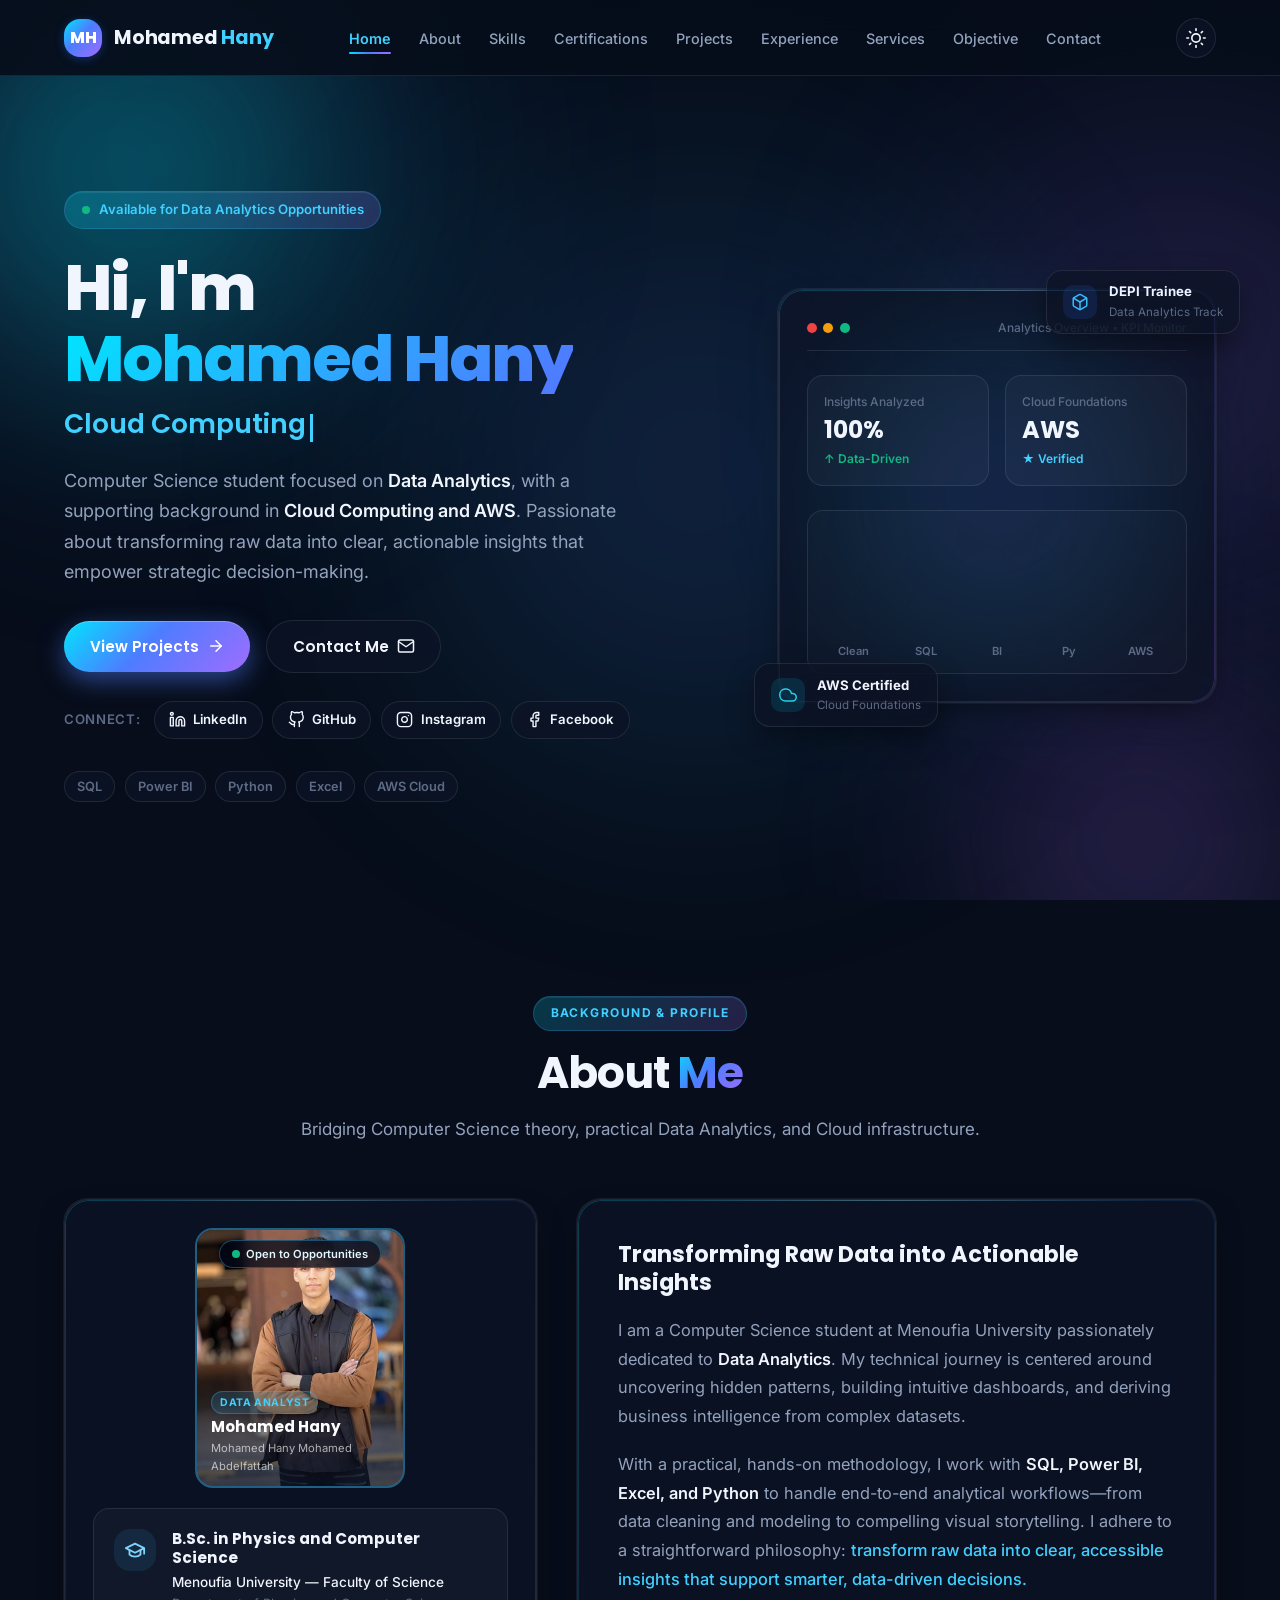
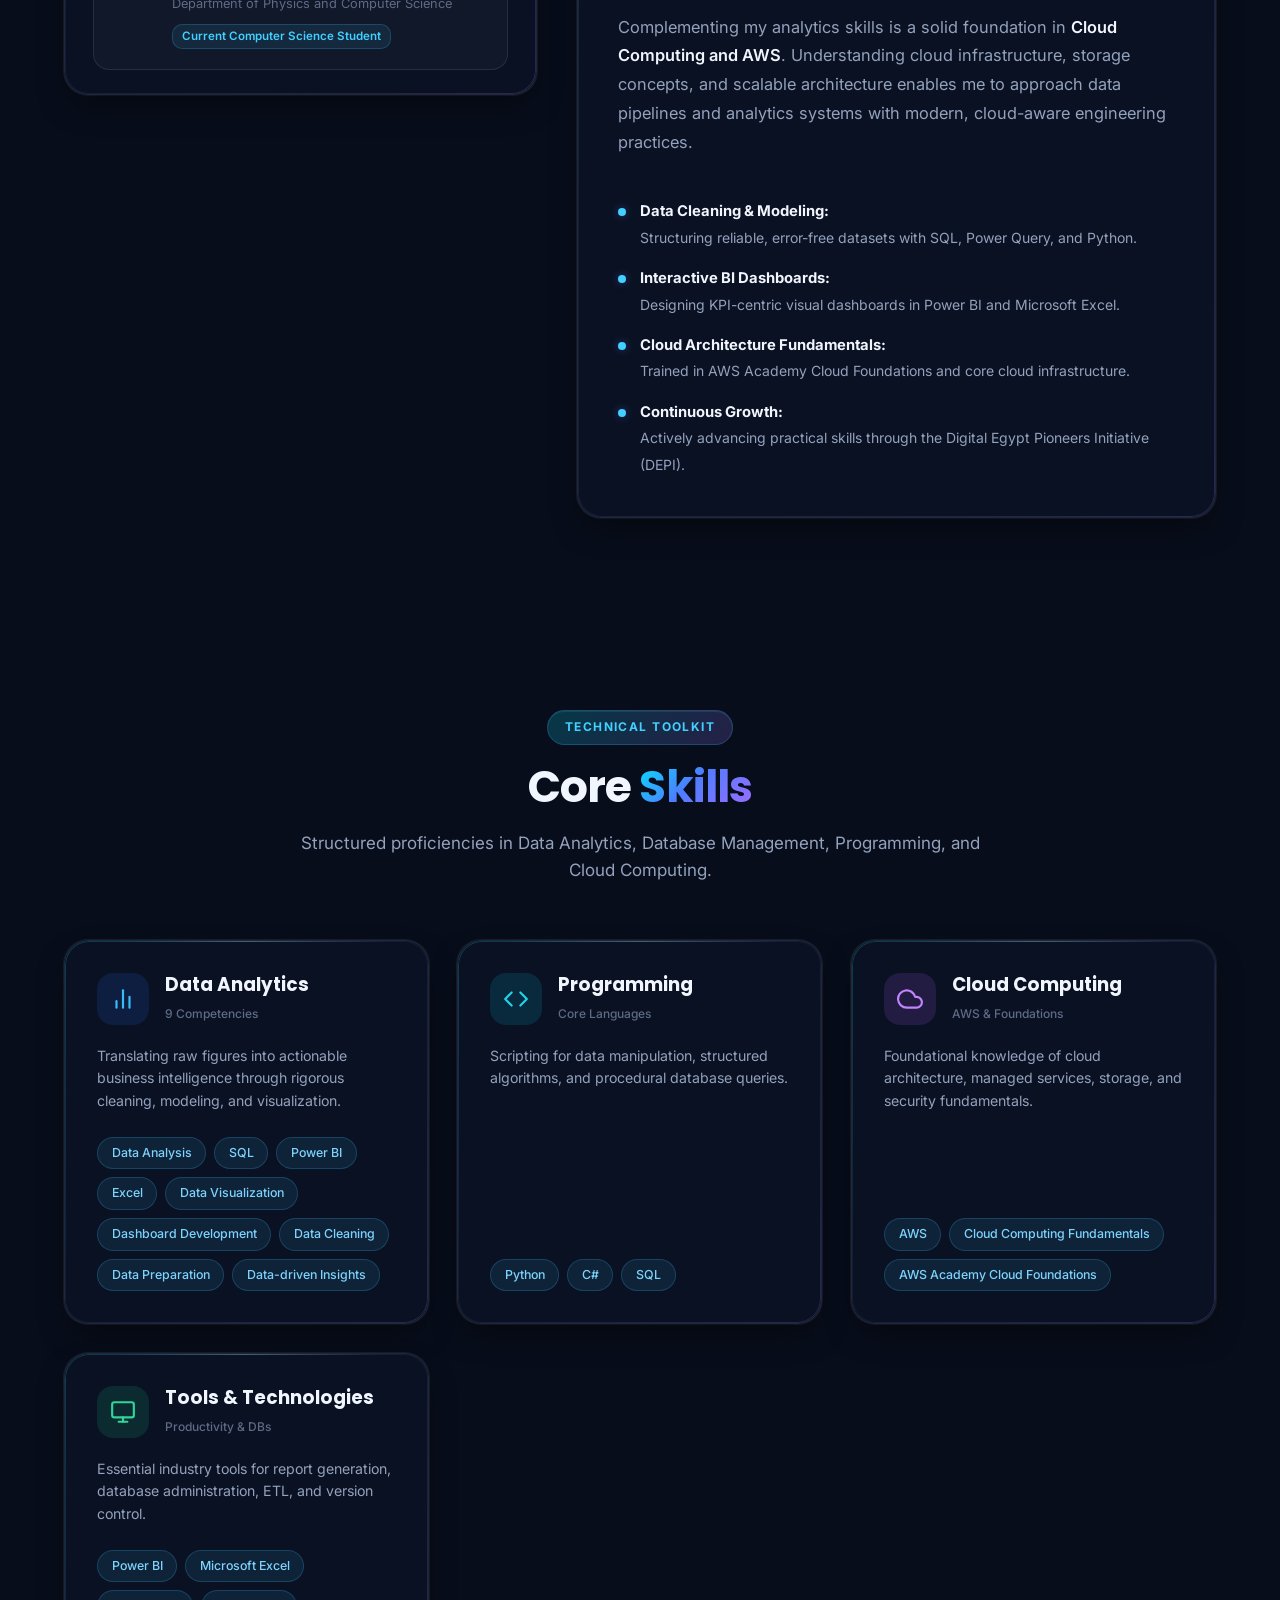
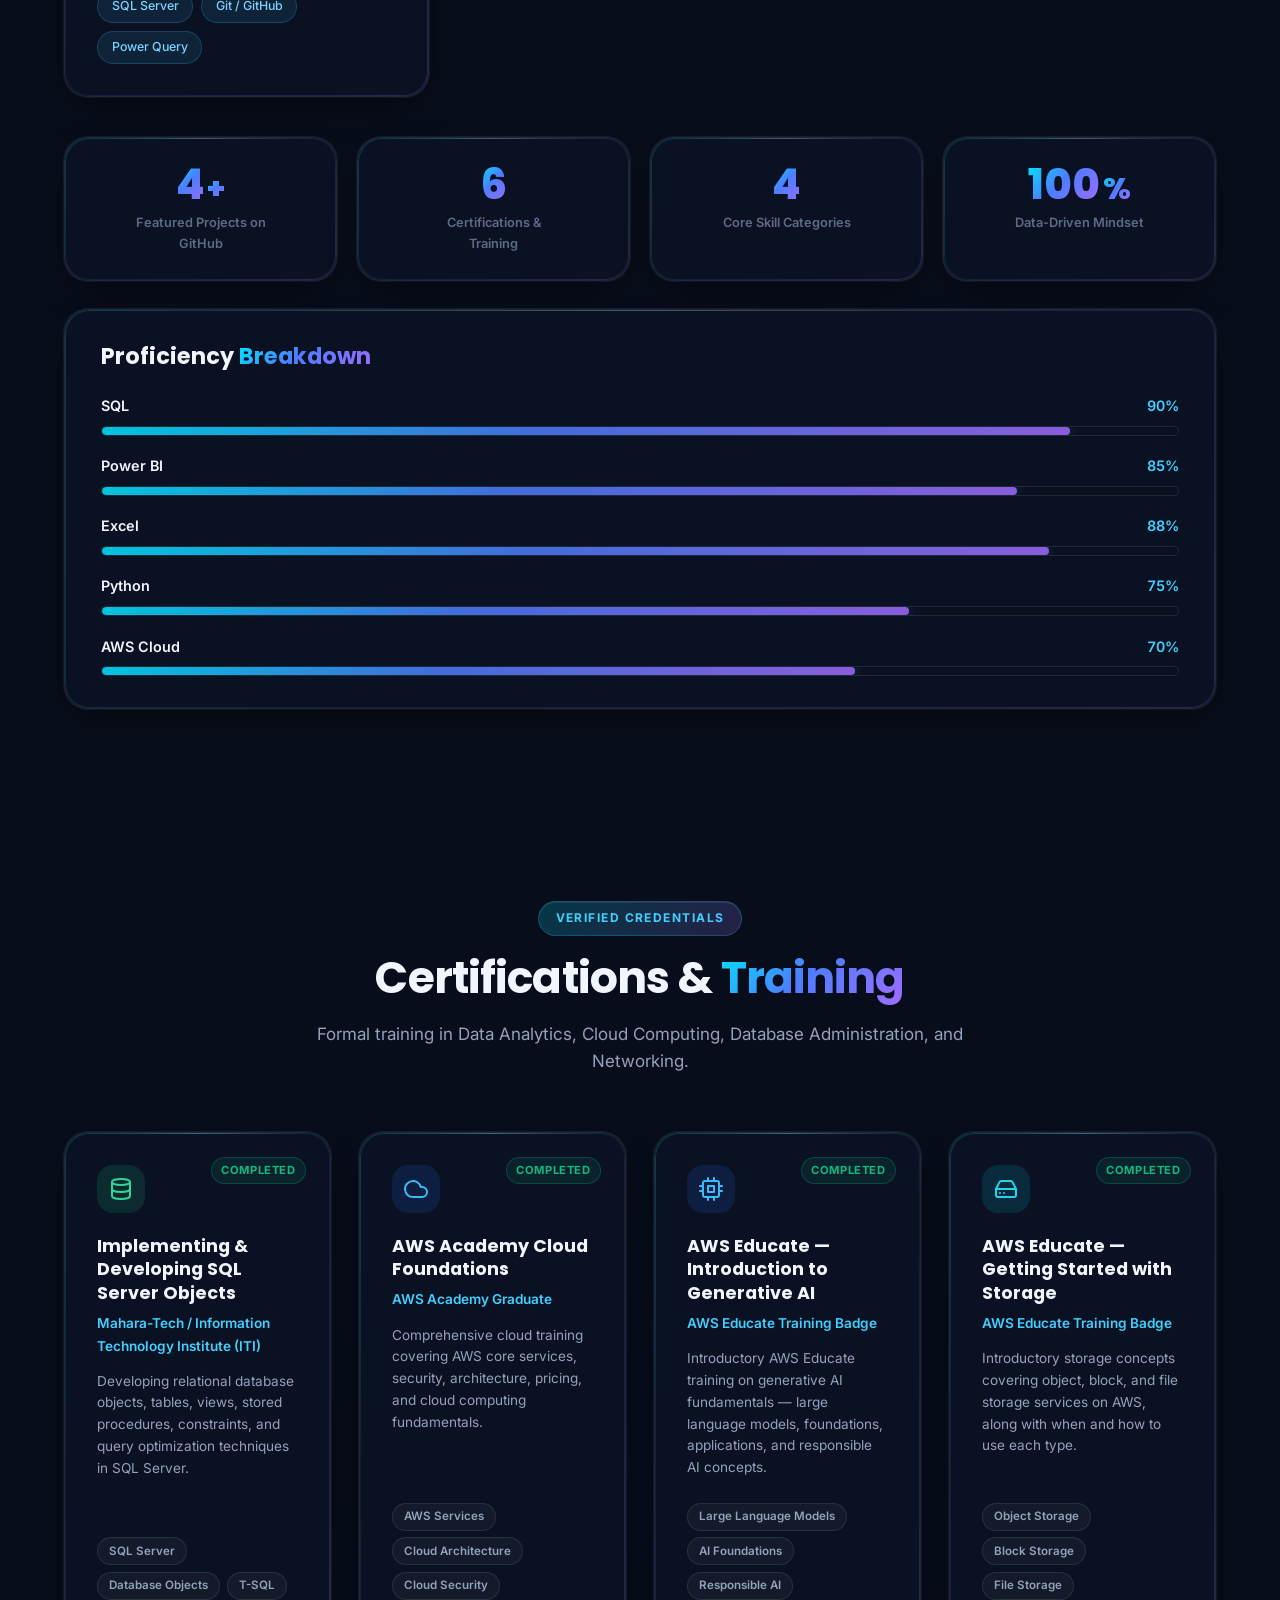
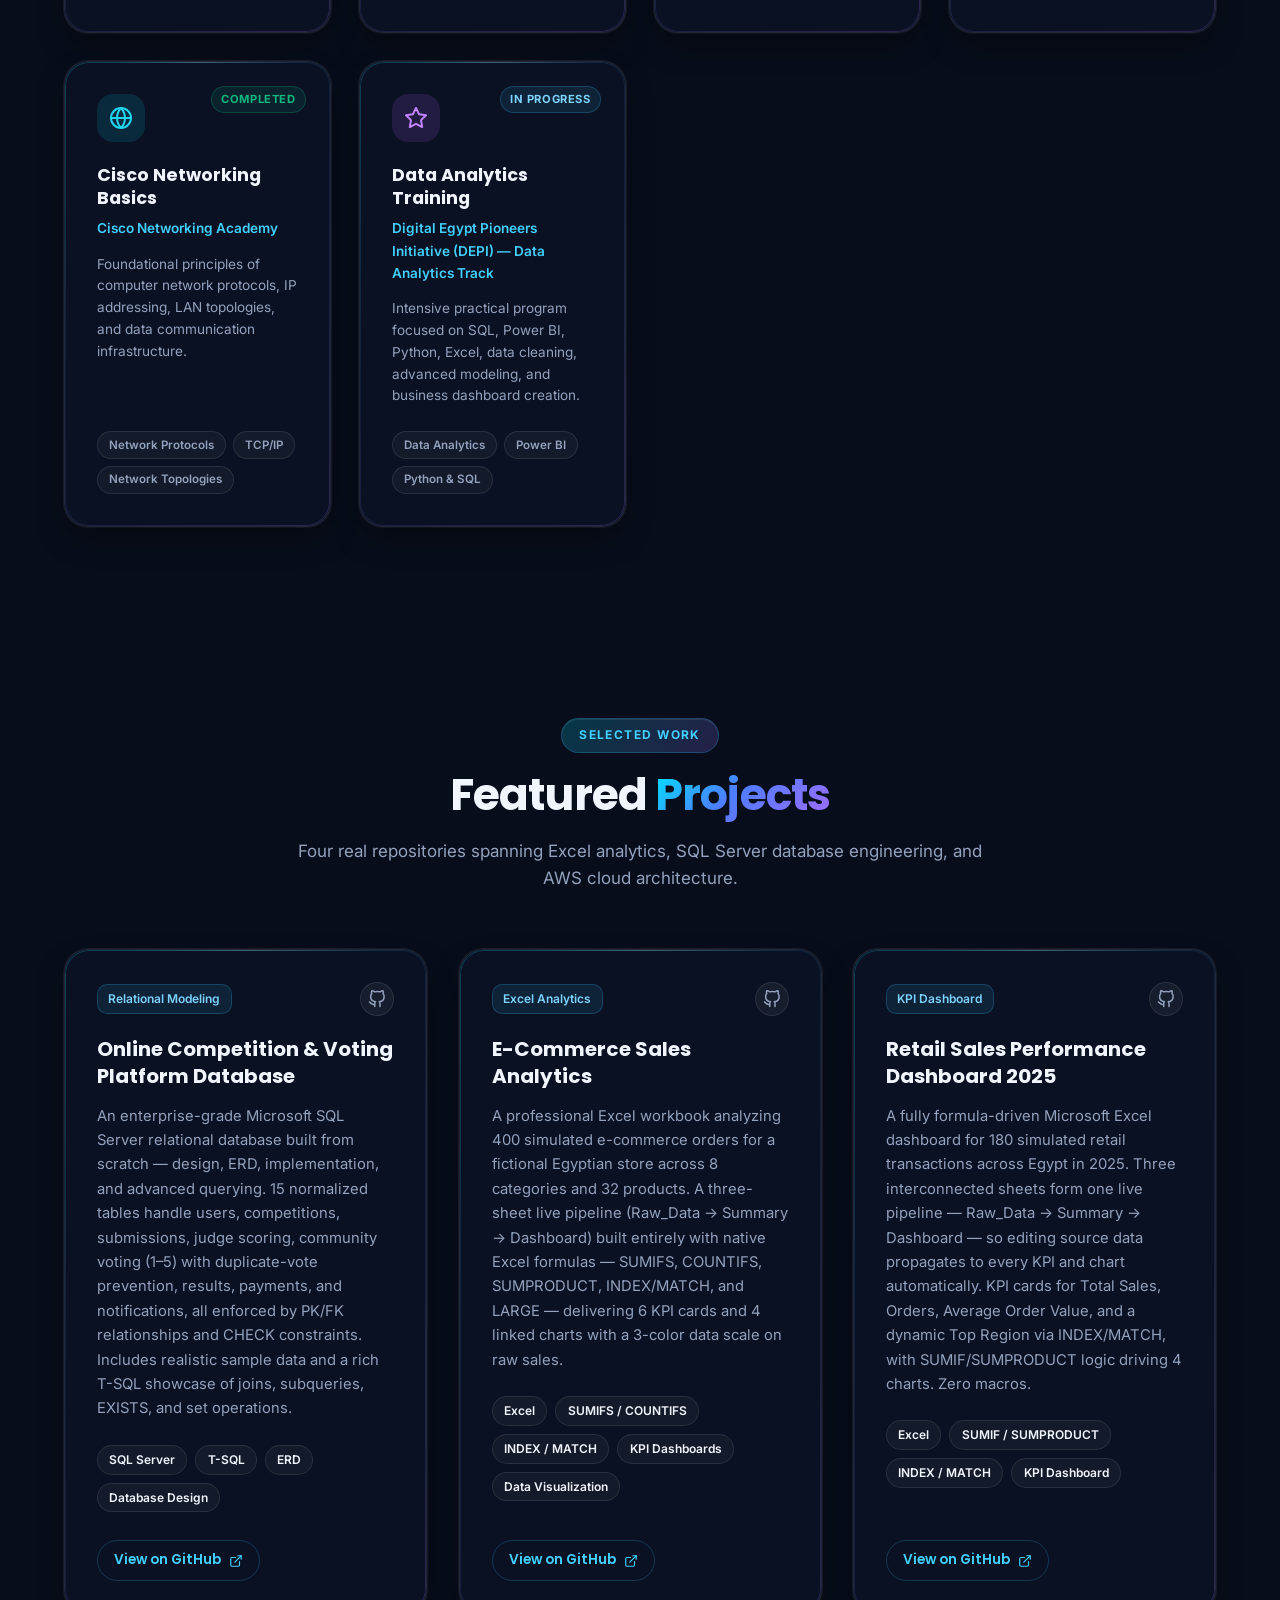
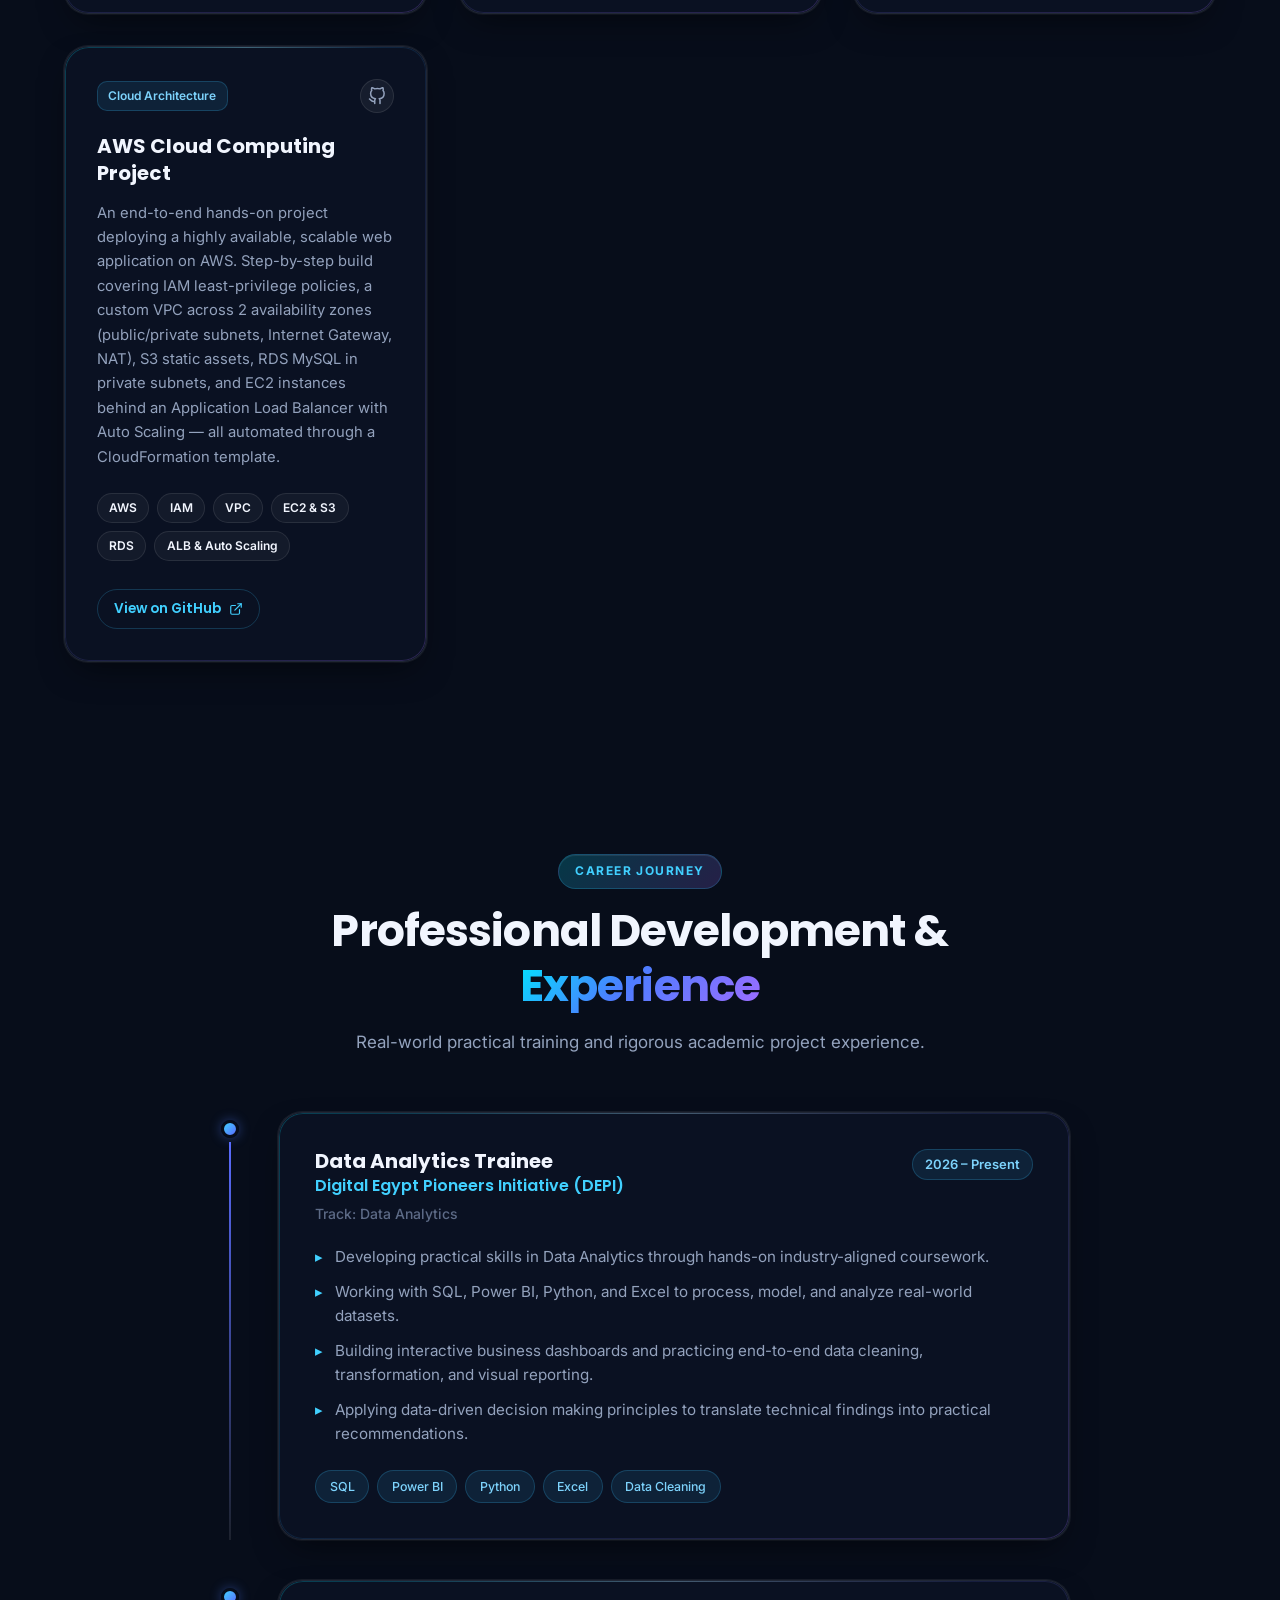
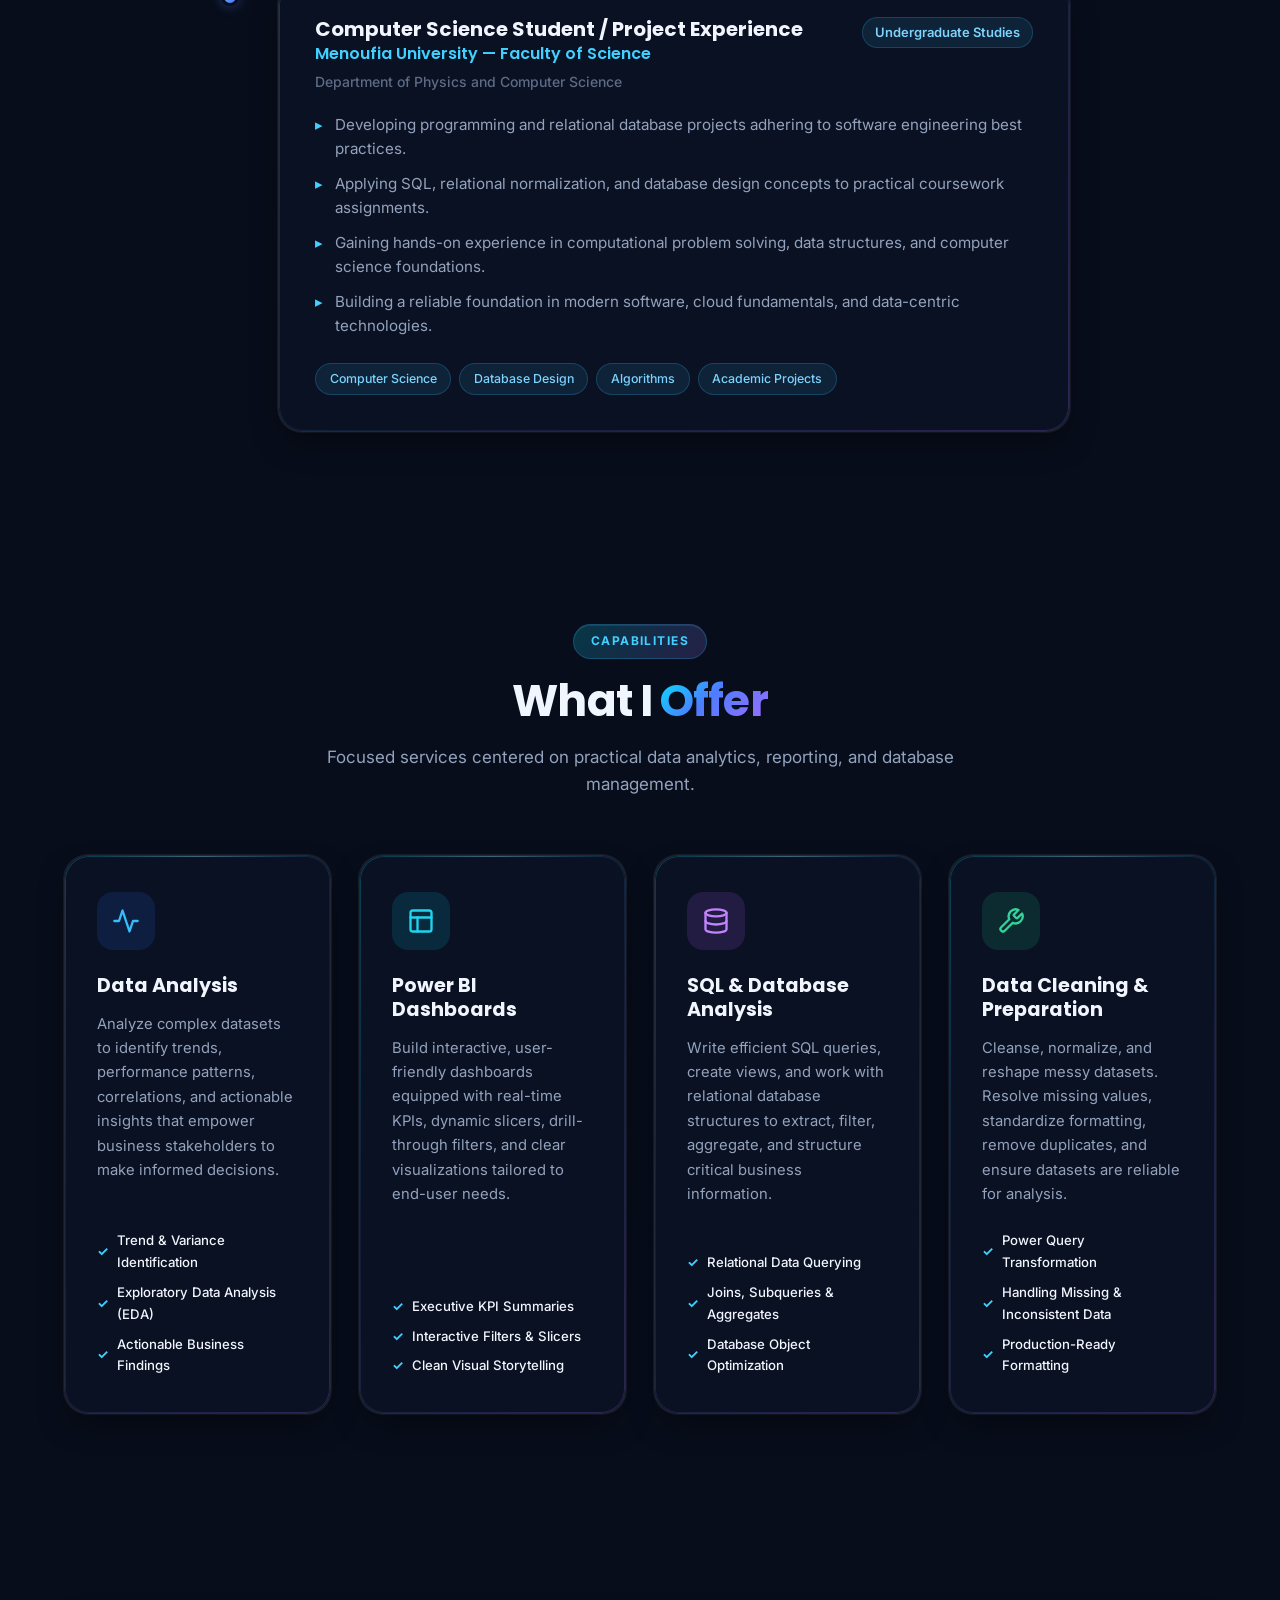
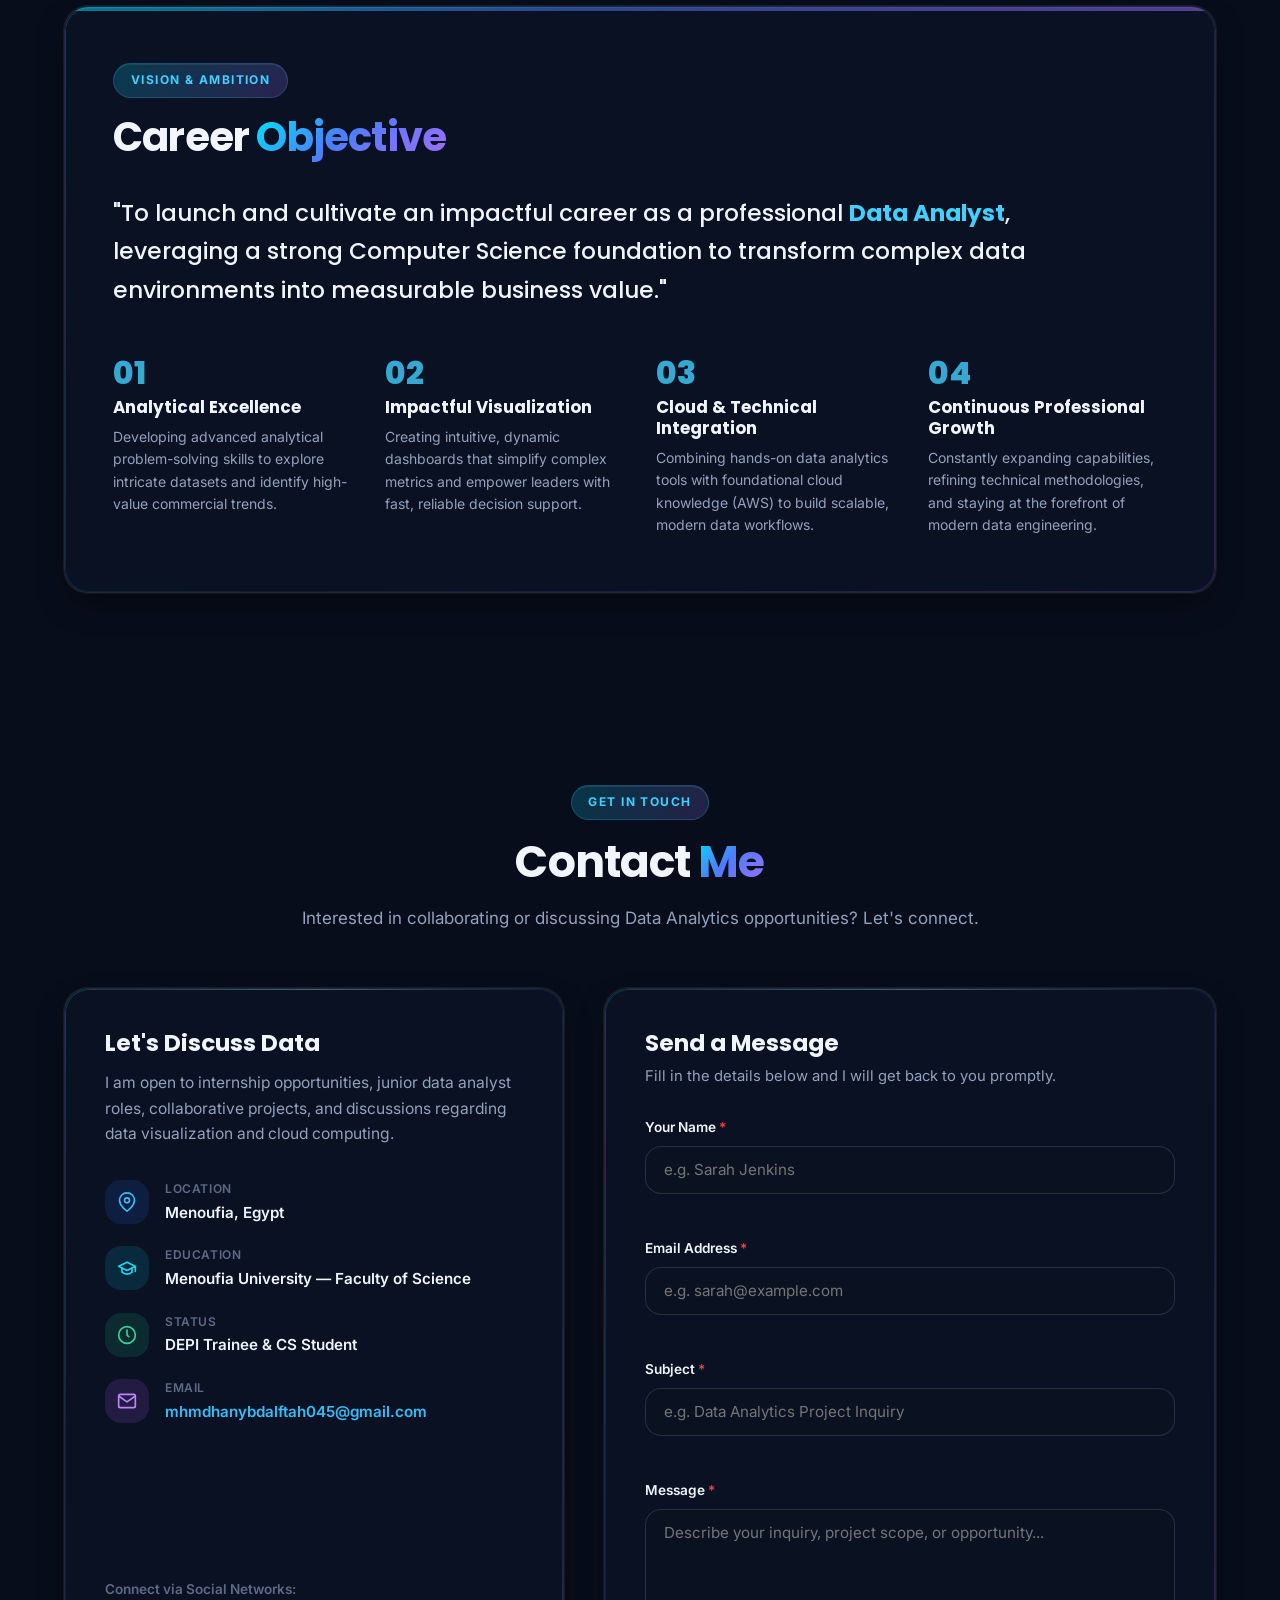
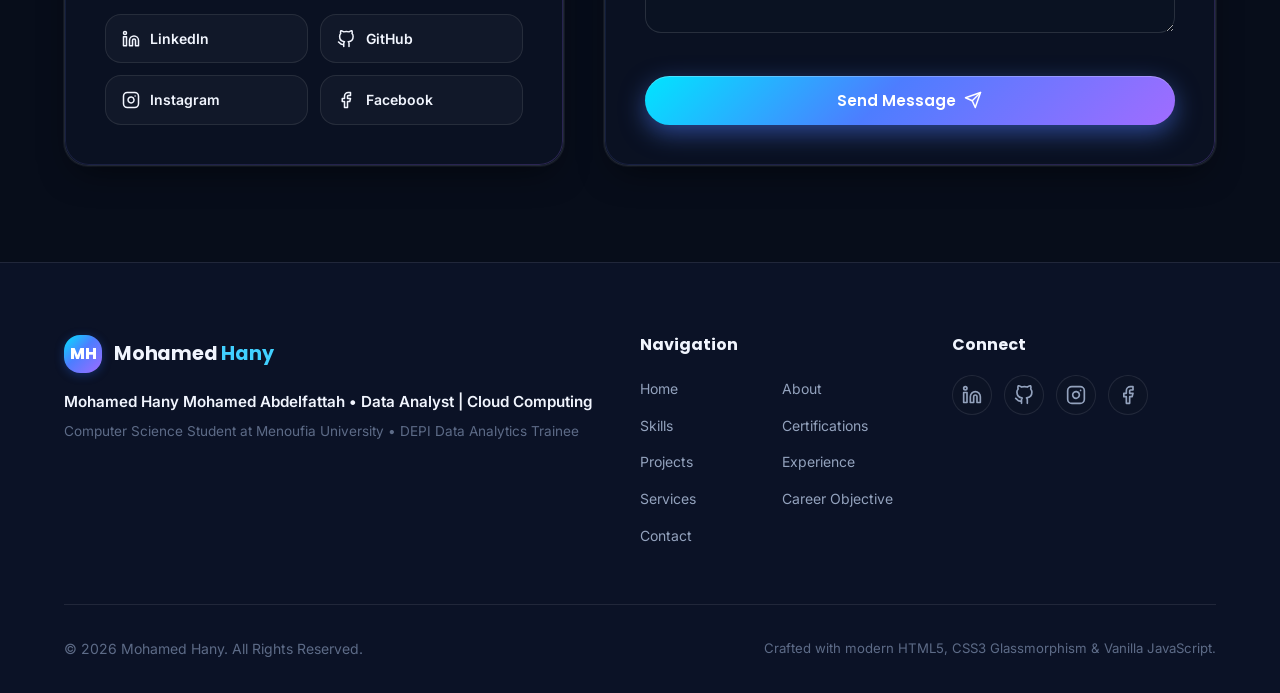
<file: index.html>
<!DOCTYPE html>
<html lang="en" data-theme="dark">
<head>
  <meta charset="UTF-8">
  <meta name="viewport" content="width=device-width, initial-scale=1.0">
  <meta name="description" content="Mohamed Hany - Data Analyst | Cloud Computing. Portfolio showcasing Data Analytics, SQL, Power BI, Python, Excel, and AWS Cloud foundations.">
  <meta name="keywords" content="Mohamed Hany, Data Analyst, Cloud Computing, AWS, Power BI, SQL, Python, Excel, Portfolio, Menoufia University, DEPI">
  <meta name="author" content="Mohamed Hany Mohamed Abdelfattah">
  <meta name="robots" content="index, follow">
  <meta name="theme-color" content="#0a0f1d">
  <title>Mohamed Hany | Data Analyst & Cloud Computing</title>

  <!-- Canonical & SEO -->
  <link rel="canonical" href="https://mohamed-hany-abdelfattah.github.io/portfolio/">

  <!-- Favicon -->
  <link rel="icon" type="image/svg+xml" href="img/favicon.svg">

  <!-- Open Graph / Social Sharing -->
  <meta property="og:type" content="website">
  <meta property="og:url" content="https://mohamed-hany-abdelfattah.github.io/portfolio/">
  <meta property="og:title" content="Mohamed Hany | Data Analyst & Cloud Computing">
  <meta property="og:description" content="Portfolio of Mohamed Hany — Data Analyst & Cloud Computing. Showcasing Data Analytics, SQL, Power BI, Python, Excel, and AWS Cloud foundations.">
  <meta property="og:image" content="https://mohamed-hany-abdelfattah.github.io/portfolio/img/profile.jpg">
  <meta property="og:image:alt" content="Mohamed Hany - Data Analyst | Cloud Computing">
  <meta property="og:site_name" content="Mohamed Hany Portfolio">
  <meta property="og:locale" content="en_US">

  <!-- Twitter Card -->
  <meta name="twitter:card" content="summary_large_image">
  <meta name="twitter:title" content="Mohamed Hany | Data Analyst & Cloud Computing">
  <meta name="twitter:description" content="Portfolio of Mohamed Hany — Data Analyst & Cloud Computing. Data Analytics, SQL, Power BI, Python, Excel, and AWS Cloud foundations.">
  <meta name="twitter:image" content="https://mohamed-hany-abdelfattah.github.io/portfolio/img/profile.jpg">
  
  <!-- Google Fonts: Inter & Poppins -->
  <link rel="preconnect" href="https://fonts.googleapis.com">
  <link rel="preconnect" href="https://fonts.gstatic.com" crossorigin>
  <link href="https://fonts.googleapis.com/css2?family=Inter:wght@300;400;500;600;700&family=Poppins:wght@400;500;600;700;800&display=swap" rel="stylesheet">
  
  <!-- Main Stylesheet -->
  <link rel="stylesheet" href="css/style.css">
</head>
<body>

  <!-- Background Ambient Glows -->
  <div class="ambient-glow glow-top-left" aria-hidden="true"></div>
  <div class="ambient-glow glow-top-right" aria-hidden="true"></div>
  <div class="ambient-glow glow-center" aria-hidden="true"></div>

  <!-- Header & Navigation -->
  <header class="site-header" id="siteHeader">
    <div class="container nav-container">
      <a href="#home" class="brand-logo" aria-label="Mohamed Hany Portfolio Home">
        <span class="logo-badge">MH</span>
        <span class="logo-text">Mohamed <span class="accent-text">Hany</span></span>
      </a>

      <!-- Desktop Navigation -->
      <nav class="desktop-nav" aria-label="Primary Navigation">
        <ul class="nav-list">
          <li><a href="#home" class="nav-link active">Home</a></li>
          <li><a href="#about" class="nav-link">About</a></li>
          <li><a href="#skills" class="nav-link">Skills</a></li>
          <li><a href="#certifications" class="nav-link">Certifications</a></li>
          <li><a href="#projects" class="nav-link">Projects</a></li>
          <li><a href="#experience" class="nav-link">Experience</a></li>
          <li><a href="#services" class="nav-link">Services</a></li>
          <li><a href="#objective" class="nav-link">Objective</a></li>
          <li><a href="#contact" class="nav-link">Contact</a></li>
        </ul>
      </nav>

      <!-- Theme Toggle & Mobile Trigger -->
      <div class="nav-actions">
        <button id="themeToggle" class="theme-toggle-btn" aria-label="Toggle dark and light theme" title="Toggle Theme">
          <!-- Sun Icon (shown in dark mode to switch to light) -->
          <svg class="theme-icon sun-icon" xmlns="http://www.w3.org/2000/svg" width="20" height="20" viewBox="0 0 24 24" fill="none" stroke="currentColor" stroke-width="2" stroke-linecap="round" stroke-linejoin="round" aria-hidden="true">
            <circle cx="12" cy="12" r="5"></circle>
            <line x1="12" y1="1" x2="12" y2="3"></line>
            <line x1="12" y1="21" x2="12" y2="23"></line>
            <line x1="4.22" y1="4.22" x2="5.64" y2="5.64"></line>
            <line x1="18.36" y1="18.36" x2="19.78" y2="19.78"></line>
            <line x1="1" y1="12" x2="3" y2="12"></line>
            <line x1="21" y1="12" x2="23" y2="12"></line>
            <line x1="4.22" y1="19.78" x2="5.64" y2="18.36"></line>
            <line x1="18.36" y1="5.64" x2="19.78" y2="4.22"></line>
          </svg>
          <!-- Moon Icon (shown in light mode to switch to dark) -->
          <svg class="theme-icon moon-icon" xmlns="http://www.w3.org/2000/svg" width="20" height="20" viewBox="0 0 24 24" fill="none" stroke="currentColor" stroke-width="2" stroke-linecap="round" stroke-linejoin="round" aria-hidden="true">
            <path d="M21 12.79A9 9 0 1 1 11.21 3 7 7 0 0 0 21 12.79z"></path>
          </svg>
        </button>

        <button id="mobileMenuBtn" class="mobile-menu-btn" aria-label="Toggle navigation menu" aria-expanded="false" aria-controls="mobileDrawer">
          <span class="hamburger-bar"></span>
          <span class="hamburger-bar"></span>
          <span class="hamburger-bar"></span>
        </button>
      </div>
    </div>

    <!-- Mobile Navigation Drawer -->
    <div id="mobileDrawer" class="mobile-drawer" aria-hidden="true">
      <nav class="mobile-nav" aria-label="Mobile Navigation">
        <ul class="mobile-nav-list">
          <li><a href="#home" class="mobile-nav-link">Home</a></li>
          <li><a href="#about" class="mobile-nav-link">About</a></li>
          <li><a href="#skills" class="mobile-nav-link">Skills</a></li>
          <li><a href="#certifications" class="mobile-nav-link">Certifications</a></li>
          <li><a href="#projects" class="mobile-nav-link">Projects</a></li>
          <li><a href="#experience" class="mobile-nav-link">Experience</a></li>
          <li><a href="#services" class="mobile-nav-link">Services</a></li>
          <li><a href="#objective" class="mobile-nav-link">Objective</a></li>
          <li><a href="#contact" class="mobile-nav-link">Contact</a></li>
        </ul>
      </nav>
    </div>
  </header>

  <main id="mainContent">
    <!-- HERO SECTION -->
    <section id="home" class="hero-section">
      <div class="hero-aurora" aria-hidden="true"></div>
      <div class="container hero-container">
        <div class="hero-content reveal">
          <div class="hero-badge">
            <span class="pulse-dot" aria-hidden="true"></span>
            <span>Available for Data Analytics Opportunities</span>
          </div>
          
          <h1 class="hero-title">
            Hi, I'm <span class="gradient-text">Mohamed Hany</span>
          </h1>
          
          <p class="hero-role"><span class="typed-role" id="typedRole"></span></p>
          
          <p class="hero-description">
            Computer Science student focused on <strong>Data Analytics</strong>, with a supporting background in <strong>Cloud Computing and AWS</strong>. Passionate about transforming raw data into clear, actionable insights that empower strategic decision-making.
          </p>

          <div class="hero-cta-group">
            <a href="#projects" class="btn btn-primary">
              <span>View Projects</span>
              <svg xmlns="http://www.w3.org/2000/svg" width="18" height="18" viewBox="0 0 24 24" fill="none" stroke="currentColor" stroke-width="2" stroke-linecap="round" stroke-linejoin="round" aria-hidden="true">
                <line x1="5" y1="12" x2="19" y2="12"></line>
                <polyline points="12 5 19 12 12 19"></polyline>
              </svg>
            </a>
            <a href="#contact" class="btn btn-secondary">
              <span>Contact Me</span>
              <svg xmlns="http://www.w3.org/2000/svg" width="18" height="18" viewBox="0 0 24 24" fill="none" stroke="currentColor" stroke-width="2" stroke-linecap="round" stroke-linejoin="round" aria-hidden="true">
                <path d="M4 4h16c1.1 0 2 .9 2 2v12c0 1.1-.9 2-2 2H4c-1.1 0-2-.9-2-2V6c0-1.1.9-2 2-2z"></path>
                <polyline points="22,6 12,13 2,6"></polyline>
              </svg>
            </a>
          </div>

          <div class="hero-social-bar">
            <span class="hero-social-title">Connect:</span>
            <div class="hero-social-links">
              <a href="https://www.linkedin.com/in/mohamed-hany-abdelfattah" target="_blank" rel="noopener noreferrer" class="hero-social-btn" aria-label="LinkedIn Profile" title="LinkedIn">
                <svg xmlns="http://www.w3.org/2000/svg" width="17" height="17" viewBox="0 0 24 24" fill="none" stroke="currentColor" stroke-width="2" stroke-linecap="round" stroke-linejoin="round" aria-hidden="true">
                  <path d="M16 8a6 6 0 0 1 6 6v7h-4v-7a2 2 0 0 0-2-2 2 2 0 0 0-2 2v7h-4v-7a6 6 0 0 1 6-6z"></path>
                  <rect x="2" y="9" width="4" height="12"></rect>
                  <circle cx="4" cy="4" r="2"></circle>
                </svg>
                <span>LinkedIn</span>
              </a>
              <a href="https://github.com/Mohamed-Hany-Abdelfattah" target="_blank" rel="noopener noreferrer" class="hero-social-btn" aria-label="GitHub Profile" title="GitHub">
                <svg xmlns="http://www.w3.org/2000/svg" width="17" height="17" viewBox="0 0 24 24" fill="none" stroke="currentColor" stroke-width="2" stroke-linecap="round" stroke-linejoin="round" aria-hidden="true">
                  <path d="M9 19c-5 1.5-5-2.5-7-3m14 6v-3.87a3.37 3.37 0 0 0-.94-2.61c3.14-.35 6.44-1.54 6.44-7A5.44 5.44 0 0 0 20 4.77 5.07 5.07 0 0 0 19.91 1S18.73.65 16 2.48a13.38 13.38 0 0 0-7 0C6.27.65 5.09 1 5.09 1A5.07 5.07 0 0 0 5 4.77a5.44 5.44 0 0 0-1.5 3.78c0 5.42 3.3 6.61 6.44 7A3.37 3.37 0 0 0 9 18.13V22"></path>
                </svg>
                <span>GitHub</span>
              </a>
              <a href="https://www.instagram.com/mohamed_hany1205" target="_blank" rel="noopener noreferrer" class="hero-social-btn" aria-label="Instagram Profile" title="Instagram">
                <svg xmlns="http://www.w3.org/2000/svg" width="17" height="17" viewBox="0 0 24 24" fill="none" stroke="currentColor" stroke-width="2" stroke-linecap="round" stroke-linejoin="round" aria-hidden="true">
                  <rect x="2" y="2" width="20" height="20" rx="5" ry="5"></rect>
                  <path d="M16 11.37A4 4 0 1 1 12.63 8 4 4 0 0 1 16 11.37z"></path>
                  <line x1="17.5" y1="6.5" x2="17.51" y2="6.5"></line>
                </svg>
                <span>Instagram</span>
              </a>
              <a href="https://www.facebook.com/mohamed.hany.351135" target="_blank" rel="noopener noreferrer" class="hero-social-btn" aria-label="Facebook Profile" title="Facebook">
                <svg xmlns="http://www.w3.org/2000/svg" width="17" height="17" viewBox="0 0 24 24" fill="none" stroke="currentColor" stroke-width="2" stroke-linecap="round" stroke-linejoin="round" aria-hidden="true">
                  <path d="M18 2h-3a5 5 0 0 0-5 5v3H7v4h3v8h4v-8h3l1-4h-4V7a1 1 0 0 1 1-1h3z"></path>
                </svg>
                <span>Facebook</span>
              </a>
            </div>
          </div>

          <div class="hero-quick-tags">
            <span class="quick-tag">SQL</span>
            <span class="quick-tag">Power BI</span>
            <span class="quick-tag">Python</span>
            <span class="quick-tag">Excel</span>
            <span class="quick-tag">AWS Cloud</span>
          </div>
        </div>

        <!-- Hero Visual / Dashboard Preview Card -->
        <div class="hero-visual reveal">
          <div class="glass-card hero-dashboard-card">
            <div class="card-header-bar">
              <span class="window-dot red"></span>
              <span class="window-dot yellow"></span>
              <span class="window-dot green"></span>
              <span class="card-caption">Analytics Overview • KPI Monitor</span>
            </div>
            
            <div class="dashboard-kpis">
              <div class="kpi-mini-card">
                <span class="kpi-label">Insights Analyzed</span>
                <span class="kpi-value">100%</span>
                <span class="kpi-trend positive">↑ Data-Driven</span>
              </div>
              <div class="kpi-mini-card">
                <span class="kpi-label">Cloud Foundations</span>
                <span class="kpi-value">AWS</span>
                <span class="kpi-trend neutral">★ Verified</span>
              </div>
            </div>

            <!-- Visual Bar Chart Representation -->
            <div class="chart-preview-box">
              <div class="chart-bars">
                <div class="bar-col" style="--h: 65%;" title="Data Cleaning: 65%"><span class="bar-fill"></span><span class="bar-name">Clean</span></div>
                <div class="bar-col" style="--h: 90%;" title="SQL Querying: 90%"><span class="bar-fill"></span><span class="bar-name">SQL</span></div>
                <div class="bar-col" style="--h: 85%;" title="Power BI: 85%"><span class="bar-fill"></span><span class="bar-name">BI</span></div>
                <div class="bar-col" style="--h: 75%;" title="Python: 75%"><span class="bar-fill"></span><span class="bar-name">Py</span></div>
                <div class="bar-col" style="--h: 70%;" title="AWS Cloud: 70%"><span class="bar-fill"></span><span class="bar-name">AWS</span></div>
              </div>
            </div>

            <!-- Floating Badge Overlay -->
            <div class="floating-badge badge-top">
              <div class="badge-icon-wrap blue">
                <svg xmlns="http://www.w3.org/2000/svg" width="18" height="18" viewBox="0 0 24 24" fill="none" stroke="currentColor" stroke-width="2" stroke-linecap="round" stroke-linejoin="round" aria-hidden="true">
                  <path d="M21 16V8a2 2 0 0 0-1-1.73l-7-4a2 2 0 0 0-2 0l-7 4A2 2 0 0 0 3 8v8a2 2 0 0 0 1 1.73l7 4a2 2 0 0 0 2 0l7-4A2 2 0 0 0 21 16z"></path>
                  <polyline points="3.27 6.96 12 12.01 20.73 6.96"></polyline>
                  <line x1="12" y1="22.08" x2="12" y2="12"></line>
                </svg>
              </div>
              <div class="badge-text">
                <strong>DEPI Trainee</strong>
                <span>Data Analytics Track</span>
              </div>
            </div>

            <div class="floating-badge badge-bottom">
              <div class="badge-icon-wrap cyan">
                <svg xmlns="http://www.w3.org/2000/svg" width="18" height="18" viewBox="0 0 24 24" fill="none" stroke="currentColor" stroke-width="2" stroke-linecap="round" stroke-linejoin="round" aria-hidden="true">
                  <path d="M18 10h-1.26A8 8 0 1 0 9 20h9a5 5 0 0 0 0-10z"></path>
                </svg>
              </div>
              <div class="badge-text">
                <strong>AWS Certified</strong>
                <span>Cloud Foundations</span>
              </div>
            </div>
          </div>
        </div>
      </div>
    </section>

    <!-- ABOUT ME SECTION -->
    <section id="about" class="section about-section">
      <div class="container">
        <div class="section-header reveal">
          <span class="section-badge">Background & Profile</span>
          <h2 class="section-title">About <span class="gradient-text">Me</span></h2>
          <p class="section-subtitle">Bridging Computer Science theory, practical Data Analytics, and Cloud infrastructure.</p>
        </div>

        <div class="about-grid">
          <!-- Professional Portrait Showcase Card -->
          <div class="about-photo-wrapper reveal">
            <div class="glass-card portrait-showcase-card">
              <div class="portrait-image-wrapper">
                <img src="img/profile.jpg" alt="Mohamed Hany - Data Analyst | Cloud Computing" class="portrait-photo">
                <div class="portrait-overlay"></div>
                
                <!-- Floating Status Pill -->
                <div class="portrait-floating-tag">
                  <span class="pulse-dot" aria-hidden="true"></span>
                  <span>Open to Opportunities</span>
                </div>

                <!-- Portrait Info Overlay -->
                <div class="portrait-details">
                  <span class="portrait-badge">Data Analyst</span>
                  <h3 class="portrait-name">Mohamed Hany</h3>
                  <p class="portrait-full-name">Mohamed Hany Mohamed Abdelfattah</p>
                </div>
              </div>

              <!-- Education Box -->
              <div class="education-highlight">
                <div class="edu-icon">
                  <svg xmlns="http://www.w3.org/2000/svg" width="22" height="22" viewBox="0 0 24 24" fill="none" stroke="currentColor" stroke-width="2" stroke-linecap="round" stroke-linejoin="round" aria-hidden="true">
                    <path d="M22 10v6M2 10l10-5 10 5-10 5z"></path>
                    <path d="M6 12v5c3 3 9 3 12 0v-5"></path>
                  </svg>
                </div>
                <div class="edu-details">
                  <h4>B.Sc. in Physics and Computer Science</h4>
                  <p class="edu-institution">Menoufia University — Faculty of Science</p>
                  <p class="edu-dept">Department of Physics and Computer Science</p>
                  <span class="edu-status">Current Computer Science Student</span>
                </div>
              </div>
            </div>
          </div>

          <!-- About Details & Philosophy -->
          <div class="about-info reveal">
            <div class="glass-card about-card">
              <h3 class="about-heading">Transforming Raw Data into Actionable Insights</h3>
              
              <p class="about-text">
                I am a Computer Science student at Menoufia University passionately dedicated to <strong>Data Analytics</strong>. My technical journey is centered around uncovering hidden patterns, building intuitive dashboards, and deriving business intelligence from complex datasets.
              </p>

              <p class="about-text">
                With a practical, hands-on methodology, I work with <strong>SQL, Power BI, Excel, and Python</strong> to handle end-to-end analytical workflows—from data cleaning and modeling to compelling visual storytelling. I adhere to a straightforward philosophy: <em>transform raw data into clear, accessible insights that support smarter, data-driven decisions.</em>
              </p>

              <p class="about-text">
                Complementing my analytics skills is a solid foundation in <strong>Cloud Computing and AWS</strong>. Understanding cloud infrastructure, storage concepts, and scalable architecture enables me to approach data pipelines and analytics systems with modern, cloud-aware engineering practices.
              </p>

              <!-- Quick Highlights List -->
              <div class="about-highlights-grid">
                <div class="highlight-item">
                  <div class="hl-bullet"></div>
                  <div>
                    <strong>Data Cleaning & Modeling:</strong>
                    <span>Structuring reliable, error-free datasets with SQL, Power Query, and Python.</span>
                  </div>
                </div>

                <div class="highlight-item">
                  <div class="hl-bullet"></div>
                  <div>
                    <strong>Interactive BI Dashboards:</strong>
                    <span>Designing KPI-centric visual dashboards in Power BI and Microsoft Excel.</span>
                  </div>
                </div>

                <div class="highlight-item">
                  <div class="hl-bullet"></div>
                  <div>
                    <strong>Cloud Architecture Fundamentals:</strong>
                    <span>Trained in AWS Academy Cloud Foundations and core cloud infrastructure.</span>
                  </div>
                </div>

                <div class="highlight-item">
                  <div class="hl-bullet"></div>
                  <div>
                    <strong>Continuous Growth:</strong>
                    <span>Actively advancing practical skills through the Digital Egypt Pioneers Initiative (DEPI).</span>
                  </div>
                </div>
              </div>
            </div>
          </div>
        </div>
      </div>
    </section>

    <!-- SKILLS SECTION -->
    <section id="skills" class="section skills-section">
      <div class="container">
        <div class="section-header reveal">
          <span class="section-badge">Technical Toolkit</span>
          <h2 class="section-title">Core <span class="gradient-text">Skills</span></h2>
          <p class="section-subtitle">Structured proficiencies in Data Analytics, Database Management, Programming, and Cloud Computing.</p>
        </div>

        <div class="skills-grid">
          <!-- Card 1: Data Analytics -->
          <div class="glass-card skill-card reveal">
            <div class="skill-card-top">
              <div class="skill-icon-box blue">
                <svg xmlns="http://www.w3.org/2000/svg" width="26" height="26" viewBox="0 0 24 24" fill="none" stroke="currentColor" stroke-width="2" stroke-linecap="round" stroke-linejoin="round" aria-hidden="true">
                  <line x1="18" y1="20" x2="18" y2="10"></line>
                  <line x1="12" y1="20" x2="12" y2="4"></line>
                  <line x1="6" y1="20" x2="6" y2="14"></line>
                </svg>
              </div>
              <div class="skill-card-header">
                <h3>Data Analytics</h3>
                <span class="skill-count">9 Competencies</span>
              </div>
            </div>
            <p class="skill-desc">Translating raw figures into actionable business intelligence through rigorous cleaning, modeling, and visualization.</p>
            <div class="skill-tags">
              <span class="tag">Data Analysis</span>
              <span class="tag">SQL</span>
              <span class="tag">Power BI</span>
              <span class="tag">Excel</span>
              <span class="tag">Data Visualization</span>
              <span class="tag">Dashboard Development</span>
              <span class="tag">Data Cleaning</span>
              <span class="tag">Data Preparation</span>
              <span class="tag">Data-driven Insights</span>
            </div>
          </div>

          <!-- Card 2: Programming -->
          <div class="glass-card skill-card reveal">
            <div class="skill-card-top">
              <div class="skill-icon-box cyan">
                <svg xmlns="http://www.w3.org/2000/svg" width="26" height="26" viewBox="0 0 24 24" fill="none" stroke="currentColor" stroke-width="2" stroke-linecap="round" stroke-linejoin="round" aria-hidden="true">
                  <polyline points="16 18 22 12 16 6"></polyline>
                  <polyline points="8 6 2 12 8 18"></polyline>
                </svg>
              </div>
              <div class="skill-card-header">
                <h3>Programming</h3>
                <span class="skill-count">Core Languages</span>
              </div>
            </div>
            <p class="skill-desc">Scripting for data manipulation, structured algorithms, and procedural database queries.</p>
            <div class="skill-tags">
              <span class="tag">Python</span>
              <span class="tag">C#</span>
              <span class="tag">SQL</span>
            </div>
          </div>

          <!-- Card 3: Cloud Computing -->
          <div class="glass-card skill-card reveal">
            <div class="skill-card-top">
              <div class="skill-icon-box purple">
                <svg xmlns="http://www.w3.org/2000/svg" width="26" height="26" viewBox="0 0 24 24" fill="none" stroke="currentColor" stroke-width="2" stroke-linecap="round" stroke-linejoin="round" aria-hidden="true">
                  <path d="M18 10h-1.26A8 8 0 1 0 9 20h9a5 5 0 0 0 0-10z"></path>
                </svg>
              </div>
              <div class="skill-card-header">
                <h3>Cloud Computing</h3>
                <span class="skill-count">AWS & Foundations</span>
              </div>
            </div>
            <p class="skill-desc">Foundational knowledge of cloud architecture, managed services, storage, and security fundamentals.</p>
            <div class="skill-tags">
              <span class="tag">AWS</span>
              <span class="tag">Cloud Computing Fundamentals</span>
              <span class="tag">AWS Academy Cloud Foundations</span>
            </div>
          </div>

          <!-- Card 4: Tools & Technologies -->
          <div class="glass-card skill-card reveal">
            <div class="skill-card-top">
              <div class="skill-icon-box emerald">
                <svg xmlns="http://www.w3.org/2000/svg" width="26" height="26" viewBox="0 0 24 24" fill="none" stroke="currentColor" stroke-width="2" stroke-linecap="round" stroke-linejoin="round" aria-hidden="true">
                  <rect x="2" y="3" width="20" height="14" rx="2" ry="2"></rect>
                  <line x1="8" y1="21" x2="16" y2="21"></line>
                  <line x1="12" y1="17" x2="12" y2="21"></line>
                </svg>
              </div>
              <div class="skill-card-header">
                <h3>Tools & Technologies</h3>
                <span class="skill-count">Productivity & DBs</span>
              </div>
            </div>
            <p class="skill-desc">Essential industry tools for report generation, database administration, ETL, and version control.</p>
            <div class="skill-tags">
              <span class="tag">Power BI</span>
              <span class="tag">Microsoft Excel</span>
              <span class="tag">SQL Server</span>
              <span class="tag">Git / GitHub</span>
              <span class="tag">Power Query</span>
            </div>
          </div>
        </div>

        <!-- First-Impression Stats & Animated Skill Bars -->
        <div class="proficiency-metrics">
          <div class="stats-row reveal">
            <div class="stat-box glass-card">
              <div class="stat-number-wrap">
                <span class="stat-num" data-target="4">0</span>
                <span class="stat-suffix">+</span>
              </div>
              <span class="stat-label">Featured Projects on GitHub</span>
            </div>
            <div class="stat-box glass-card">
              <div class="stat-number-wrap">
                <span class="stat-num" data-target="6">0</span>
              </div>
              <span class="stat-label">Certifications & Training</span>
            </div>
            <div class="stat-box glass-card">
              <div class="stat-number-wrap">
                <span class="stat-num" data-target="4">0</span>
              </div>
              <span class="stat-label">Core Skill Categories</span>
            </div>
            <div class="stat-box glass-card">
              <div class="stat-number-wrap">
                <span class="stat-num" data-target="100">0</span>
                <span class="stat-suffix">%</span>
              </div>
              <span class="stat-label">Data-Driven Mindset</span>
            </div>
          </div>

          <div class="bars-panel glass-card reveal">
            <h3 class="bars-title">Proficiency <span class="gradient-text">Breakdown</span></h3>
            <div class="bar-row">
              <div class="bar-head"><span>SQL</span><span class="bar-value" data-value="90">0%</span></div>
              <div class="bar-track"><div class="bar-fill" data-width="90%"></div></div>
            </div>
            <div class="bar-row">
              <div class="bar-head"><span>Power BI</span><span class="bar-value" data-value="85">0%</span></div>
              <div class="bar-track"><div class="bar-fill" data-width="85%"></div></div>
            </div>
            <div class="bar-row">
              <div class="bar-head"><span>Excel</span><span class="bar-value" data-value="88">0%</span></div>
              <div class="bar-track"><div class="bar-fill" data-width="88%"></div></div>
            </div>
            <div class="bar-row">
              <div class="bar-head"><span>Python</span><span class="bar-value" data-value="75">0%</span></div>
              <div class="bar-track"><div class="bar-fill" data-width="75%"></div></div>
            </div>
            <div class="bar-row">
              <div class="bar-head"><span>AWS Cloud</span><span class="bar-value" data-value="70">0%</span></div>
              <div class="bar-track"><div class="bar-fill" data-width="70%"></div></div>
            </div>
          </div>
        </div>
      </div>
    </section>

    <!-- CERTIFICATIONS & TRAINING SECTION -->
    <section id="certifications" class="section certs-section">
      <div class="container">
        <div class="section-header reveal">
          <span class="section-badge">Verified Credentials</span>
          <h2 class="section-title">Certifications & <span class="gradient-text">Training</span></h2>
          <p class="section-subtitle">Formal training in Data Analytics, Cloud Computing, Database Administration, and Networking.</p>
        </div>

        <div class="certs-grid">
          <!-- Cert 1: SQL Server Objects -->
          <div class="glass-card cert-card reveal">
            <div class="cert-status-badge">Completed</div>
            <div class="cert-icon-wrapper emerald">
              <svg xmlns="http://www.w3.org/2000/svg" width="24" height="24" viewBox="0 0 24 24" fill="none" stroke="currentColor" stroke-width="2" stroke-linecap="round" stroke-linejoin="round" aria-hidden="true">
                <ellipse cx="12" cy="5" rx="9" ry="3"></ellipse>
                <path d="M21 12c0 1.66-4 3-9 3s-9-1.34-9-3"></path>
                <path d="M3 5v14c0 1.66 4 3 9 3s9-1.34 9-3V5"></path>
              </svg>
            </div>
            <h3 class="cert-title"><a class="cert-verify-link" data-cert-img="img/cert-sql.png" href="https://maharatech.gov.eg/mod/customcert/verify_certificate.php?code=YpilucUai3" target="_blank" rel="noopener">Implementing & Developing SQL Server Objects</a></h3>
            <p class="cert-issuer">Mahara-Tech / Information Technology Institute (ITI)</p>
            <p class="cert-desc">Developing relational database objects, tables, views, stored procedures, constraints, and query optimization techniques in SQL Server.</p>
            <div class="cert-skills">
              <span>SQL Server</span>
              <span>Database Objects</span>
              <span>T-SQL</span>
            </div>
          </div>

          <!-- Cert 2: AWS Academy -->
          <div class="glass-card cert-card reveal">
            <div class="cert-status-badge">Completed</div>
            <div class="cert-icon-wrapper blue">
              <svg xmlns="http://www.w3.org/2000/svg" width="24" height="24" viewBox="0 0 24 24" fill="none" stroke="currentColor" stroke-width="2" stroke-linecap="round" stroke-linejoin="round" aria-hidden="true">
                <path d="M18 10h-1.26A8 8 0 1 0 9 20h9a5 5 0 0 0 0-10z"></path>
              </svg>
            </div>
            <h3 class="cert-title"><a class="cert-verify-link" data-cert-img="img/cert-aws.png" href="https://www.credly.com/badges/ca221c21-5acd-48e1-8d85-abfe03274d16/public_url" target="_blank" rel="noopener">AWS Academy Cloud Foundations</a></h3>
            <p class="cert-issuer">AWS Academy Graduate</p>
            <p class="cert-desc">Comprehensive cloud training covering AWS core services, security, architecture, pricing, and cloud computing fundamentals.</p>
            <div class="cert-skills">
              <span>AWS Services</span>
              <span>Cloud Architecture</span>
              <span>Cloud Security</span>
            </div>
          </div>

          <!-- Cert 3: AWS Educate Generative AI -->
          <div class="glass-card cert-card reveal">
            <div class="cert-status-badge">Completed</div>
            <div class="cert-icon-wrapper blue">
              <svg xmlns="http://www.w3.org/2000/svg" width="24" height="24" viewBox="0 0 24 24" fill="none" stroke="currentColor" stroke-width="2" stroke-linecap="round" stroke-linejoin="round" aria-hidden="true">
                <rect x="4" y="4" width="16" height="16" rx="2" ry="2"></rect>
                <rect x="9" y="9" width="6" height="6"></rect>
                <line x1="9" y1="1" x2="9" y2="4"></line>
                <line x1="15" y1="1" x2="15" y2="4"></line>
                <line x1="9" y1="20" x2="9" y2="23"></line>
                <line x1="15" y1="20" x2="15" y2="23"></line>
                <line x1="20" y1="9" x2="23" y2="9"></line>
                <line x1="20" y1="14" x2="23" y2="14"></line>
                <line x1="1" y1="9" x2="4" y2="9"></line>
                <line x1="1" y1="14" x2="4" y2="14"></line>
              </svg>
            </div>
            <h3 class="cert-title"><a class="cert-verify-link" data-cert-img="https://images.credly.com/images/e50c657a-edd9-4c93-b1cf-2b6634b54abf/linkedin_thumb_blob" href="https://www.credly.com/badges/30a75f01-e494-46b5-ba56-58d1b75e90d6/public_url" target="_blank" rel="noopener">AWS Educate — Introduction to Generative AI</a></h3>
            <p class="cert-issuer">AWS Educate Training Badge</p>
            <p class="cert-desc">Introductory AWS Educate training on generative AI fundamentals — large language models, foundations, applications, and responsible AI concepts.</p>
            <div class="cert-skills">
              <span>Large Language Models</span>
              <span>AI Foundations</span>
              <span>Responsible AI</span>
            </div>
          </div>

          <!-- Cert 4: AWS Educate Storage -->
          <div class="glass-card cert-card reveal">
            <div class="cert-status-badge">Completed</div>
            <div class="cert-icon-wrapper cyan">
              <svg xmlns="http://www.w3.org/2000/svg" width="24" height="24" viewBox="0 0 24 24" fill="none" stroke="currentColor" stroke-width="2" stroke-linecap="round" stroke-linejoin="round" aria-hidden="true">
                <line x1="22" y1="12" x2="2" y2="12"></line>
                <path d="M5.45 5.11 2 12v6a2 2 0 0 0 2 2h16a2 2 0 0 0 2-2v-6l-3.45-6.89A2 2 0 0 0 16.76 4H7.24a2 2 0 0 0-1.79 1.11z"></path>
                <line x1="6" y1="16" x2="6.01" y2="16"></line>
                <line x1="10" y1="16" x2="10.01" y2="16"></line>
              </svg>
            </div>
            <h3 class="cert-title"><a class="cert-verify-link" data-cert-img="https://images.credly.com/images/3b1b42e6-dfc2-492b-90df-8058096cb93d/linkedin_thumb_blob" href="https://www.credly.com/badges/5e132e6e-57af-4b50-af6f-afaa0a11fc3b/public_url" target="_blank" rel="noopener">AWS Educate — Getting Started with Storage</a></h3>
            <p class="cert-issuer">AWS Educate Training Badge</p>
            <p class="cert-desc">Introductory storage concepts covering object, block, and file storage services on AWS, along with when and how to use each type.</p>
            <div class="cert-skills">
              <span>Object Storage</span>
              <span>Block Storage</span>
              <span>File Storage</span>
            </div>
          </div>

          <!-- Cert 5: Cisco Networking Basics -->
          <div class="glass-card cert-card reveal">
            <div class="cert-status-badge">Completed</div>
            <div class="cert-icon-wrapper cyan">
              <svg xmlns="http://www.w3.org/2000/svg" width="24" height="24" viewBox="0 0 24 24" fill="none" stroke="currentColor" stroke-width="2" stroke-linecap="round" stroke-linejoin="round" aria-hidden="true">
                <circle cx="12" cy="12" r="10"></circle>
                <line x1="2" y1="12" x2="22" y2="12"></line>
                <path d="M12 2a15.3 15.3 0 0 1 4 10 15.3 15.3 0 0 1-4 10 15.3 15.3 0 0 1-4-10 15.3 15.3 0 0 1 4-10z"></path>
              </svg>
            </div>
            <h3 class="cert-title"><a class="cert-verify-link" data-cert-img="img/cert-cisco.png" href="https://www.credly.com/badges/7e3a2861-cdd2-4e46-93ca-914c028de33a/public_url" target="_blank" rel="noopener">Cisco Networking Basics</a></h3>
            <p class="cert-issuer">Cisco Networking Academy</p>
            <p class="cert-desc">Foundational principles of computer network protocols, IP addressing, LAN topologies, and data communication infrastructure.</p>
            <div class="cert-skills">
              <span>Network Protocols</span>
              <span>TCP/IP</span>
              <span>Network Topologies</span>
            </div>
          </div>

          <!-- Cert 6: DEPI Data Analytics -->
          <div class="glass-card cert-card reveal">
            <div class="cert-status-badge active-badge">In Progress</div>
            <div class="cert-icon-wrapper purple">
              <svg xmlns="http://www.w3.org/2000/svg" width="24" height="24" viewBox="0 0 24 24" fill="none" stroke="currentColor" stroke-width="2" stroke-linecap="round" stroke-linejoin="round" aria-hidden="true">
                <polygon points="12 2 15.09 8.26 22 9.27 17 14.14 18.18 21.02 12 17.77 5.82 21.02 7 14.14 2 9.27 8.91 8.26 12 2"></polygon>
              </svg>
            </div>
            <h3 class="cert-title">Data Analytics Training</h3>
            <p class="cert-issuer">Digital Egypt Pioneers Initiative (DEPI) — Data Analytics Track</p>
            <p class="cert-desc">Intensive practical program focused on SQL, Power BI, Python, Excel, data cleaning, advanced modeling, and business dashboard creation.</p>
            <div class="cert-skills">
              <span>Data Analytics</span>
              <span>Power BI</span>
              <span>Python & SQL</span>
            </div>
          </div>
        </div>
      </div>
    </section>

    <!-- PROJECTS SECTION -->
    <section id="projects" class="section projects-section">
      <div class="container">
        <div class="section-header reveal">
          <span class="section-badge">Selected Work</span>
          <h2 class="section-title">Featured <span class="gradient-text">Projects</span></h2>
          <p class="section-subtitle">Four real repositories spanning Excel analytics, SQL Server database engineering, and AWS cloud architecture.</p>
        </div>

        <div class="projects-grid">
          <!-- Project 1: Online Competition & Voting Platform Database -->
          <article class="glass-card project-card reveal">
            <div class="project-header">
              <div class="project-type-badge">Relational Modeling</div>
              <div class="project-links">
                <a href="https://github.com/Mohamed-Hany-Abdelfattah/Competition-Voting-Platform-DB" target="_blank" rel="noopener noreferrer" class="project-link-btn" title="View GitHub Repository" aria-label="GitHub Repository for Online Competition & Voting Platform Database">
                  <svg xmlns="http://www.w3.org/2000/svg" width="18" height="18" viewBox="0 0 24 24" fill="none" stroke="currentColor" stroke-width="2" stroke-linecap="round" stroke-linejoin="round" aria-hidden="true">
                    <path d="M9 19c-5 1.5-5-2.5-7-3m14 6v-3.87a3.37 3.37 0 0 0-.94-2.61c3.14-.35 6.44-1.54 6.44-7A5.44 5.44 0 0 0 20 4.77 5.07 5.07 0 0 0 19.91 1S18.73.65 16 2.48a13.38 13.38 0 0 0-7 0C6.27.65 5.09 1 5.09 1A5.07 5.07 0 0 0 5 4.77a5.44 5.44 0 0 0-1.5 3.78c0 5.42 3.3 6.61 6.44 7A3.37 3.37 0 0 0 9 18.13V22"></path>
                  </svg>
                </a>
              </div>
            </div>

            <h3 class="project-title">Online Competition & Voting Platform Database</h3>
            <p class="project-description">
              An enterprise-grade Microsoft SQL Server relational database built from scratch — design, ERD, implementation, and advanced querying. 15 normalized tables handle users, competitions, submissions, judge scoring, community voting (1–5) with duplicate-vote prevention, results, payments, and notifications, all enforced by PK/FK relationships and CHECK constraints. Includes realistic sample data and a rich T-SQL showcase of joins, subqueries, EXISTS, and set operations.
            </p>

            <div class="project-tech-stack">
              <span class="tech-pill">SQL Server</span>
              <span class="tech-pill">T-SQL</span>
              <span class="tech-pill">ERD</span>
              <span class="tech-pill">Database Design</span>
            </div>

            <div class="project-footer">
              <a href="https://github.com/Mohamed-Hany-Abdelfattah/Competition-Voting-Platform-DB" target="_blank" rel="noopener noreferrer" class="btn btn-outline btn-sm">
                <span>View on GitHub</span>
                <svg xmlns="http://www.w3.org/2000/svg" width="14" height="14" viewBox="0 0 24 24" fill="none" stroke="currentColor" stroke-width="2" stroke-linecap="round" stroke-linejoin="round" aria-hidden="true">
                  <path d="M18 13v6a2 2 0 0 1-2 2H5a2 2 0 0 1-2-2V8a2 2 0 0 1 2-2h6"></path>
                  <polyline points="15 3 21 3 21 9"></polyline>
                  <line x1="10" y1="14" x2="21" y2="3"></line>
                </svg>
              </a>
            </div>
          </article>

          <!-- Project 2: E-Commerce Sales Analytics -->
          <article class="glass-card project-card reveal">
            <div class="project-header">
              <div class="project-type-badge">Excel Analytics</div>
              <div class="project-links">
                <a href="https://github.com/Mohamed-Hany-Abdelfattah/E-Commerce-Sales-Analytics" target="_blank" rel="noopener noreferrer" class="project-link-btn" title="View GitHub Repository" aria-label="GitHub Repository for E-Commerce Sales Analytics">
                  <svg xmlns="http://www.w3.org/2000/svg" width="18" height="18" viewBox="0 0 24 24" fill="none" stroke="currentColor" stroke-width="2" stroke-linecap="round" stroke-linejoin="round" aria-hidden="true">
                    <path d="M9 19c-5 1.5-5-2.5-7-3m14 6v-3.87a3.37 3.37 0 0 0-.94-2.61c3.14-.35 6.44-1.54 6.44-7A5.44 5.44 0 0 0 20 4.77 5.07 5.07 0 0 0 19.91 1S18.73.65 16 2.48a13.38 13.38 0 0 0-7 0C6.27.65 5.09 1 5.09 1A5.07 5.07 0 0 0 5 4.77a5.44 5.44 0 0 0-1.5 3.78c0 5.42 3.3 6.61 6.44 7A3.37 3.37 0 0 0 9 18.13V22"></path>
                  </svg>
                </a>
              </div>
            </div>

            <h3 class="project-title">E-Commerce Sales Analytics</h3>
            <p class="project-description">
              A professional Excel workbook analyzing 400 simulated e-commerce orders for a fictional Egyptian store across 8 categories and 32 products. A three-sheet live pipeline (Raw_Data → Summary → Dashboard) built entirely with native Excel formulas — SUMIFS, COUNTIFS, SUMPRODUCT, INDEX/MATCH, and LARGE — delivering 6 KPI cards and 4 linked charts with a 3-color data scale on raw sales.
            </p>

            <div class="project-tech-stack">
              <span class="tech-pill">Excel</span>
              <span class="tech-pill">SUMIFS / COUNTIFS</span>
              <span class="tech-pill">INDEX / MATCH</span>
              <span class="tech-pill">KPI Dashboards</span>
              <span class="tech-pill">Data Visualization</span>
            </div>

            <div class="project-footer">
              <a href="https://github.com/Mohamed-Hany-Abdelfattah/E-Commerce-Sales-Analytics" target="_blank" rel="noopener noreferrer" class="btn btn-outline btn-sm">
                <span>View on GitHub</span>
                <svg xmlns="http://www.w3.org/2000/svg" width="14" height="14" viewBox="0 0 24 24" fill="none" stroke="currentColor" stroke-width="2" stroke-linecap="round" stroke-linejoin="round" aria-hidden="true">
                  <path d="M18 13v6a2 2 0 0 1-2 2H5a2 2 0 0 1-2-2V8a2 2 0 0 1 2-2h6"></path>
                  <polyline points="15 3 21 3 21 9"></polyline>
                  <line x1="10" y1="14" x2="21" y2="3"></line>
                </svg>
              </a>
            </div>
          </article>

          <!-- Project 3: Retail Sales Performance Dashboard 2025 -->
          <article class="glass-card project-card reveal">
            <div class="project-header">
              <div class="project-type-badge">KPI Dashboard</div>
              <div class="project-links">
                <a href="https://github.com/Mohamed-Hany-Abdelfattah/Retail-Sales-Performance-Dashboard" target="_blank" rel="noopener noreferrer" class="project-link-btn" title="View GitHub Repository" aria-label="GitHub Repository for Retail Sales Performance Dashboard">
                  <svg xmlns="http://www.w3.org/2000/svg" width="18" height="18" viewBox="0 0 24 24" fill="none" stroke="currentColor" stroke-width="2" stroke-linecap="round" stroke-linejoin="round" aria-hidden="true">
                    <path d="M9 19c-5 1.5-5-2.5-7-3m14 6v-3.87a3.37 3.37 0 0 0-.94-2.61c3.14-.35 6.44-1.54 6.44-7A5.44 5.44 0 0 0 20 4.77 5.07 5.07 0 0 0 19.91 1S18.73.65 16 2.48a13.38 13.38 0 0 0-7 0C6.27.65 5.09 1 5.09 1A5.07 5.07 0 0 0 5 4.77a5.44 5.44 0 0 0-1.5 3.78c0 5.42 3.3 6.61 6.44 7A3.37 3.37 0 0 0 9 18.13V22"></path>
                  </svg>
                </a>
              </div>
            </div>

            <h3 class="project-title">Retail Sales Performance Dashboard 2025</h3>
            <p class="project-description">
              A fully formula-driven Microsoft Excel dashboard for 180 simulated retail transactions across Egypt in 2025. Three interconnected sheets form one live pipeline — Raw_Data → Summary → Dashboard — so editing source data propagates to every KPI and chart automatically. KPI cards for Total Sales, Orders, Average Order Value, and a dynamic Top Region via INDEX/MATCH, with SUMIF/SUMPRODUCT logic driving 4 charts. Zero macros.
            </p>

            <div class="project-tech-stack">
              <span class="tech-pill">Excel</span>
              <span class="tech-pill">SUMIF / SUMPRODUCT</span>
              <span class="tech-pill">INDEX / MATCH</span>
              <span class="tech-pill">KPI Dashboard</span>
            </div>

            <div class="project-footer">
              <a href="https://github.com/Mohamed-Hany-Abdelfattah/Retail-Sales-Performance-Dashboard" target="_blank" rel="noopener noreferrer" class="btn btn-outline btn-sm">
                <span>View on GitHub</span>
                <svg xmlns="http://www.w3.org/2000/svg" width="14" height="14" viewBox="0 0 24 24" fill="none" stroke="currentColor" stroke-width="2" stroke-linecap="round" stroke-linejoin="round" aria-hidden="true">
                  <path d="M18 13v6a2 2 0 0 1-2 2H5a2 2 0 0 1-2-2V8a2 2 0 0 1 2-2h6"></path>
                  <polyline points="15 3 21 3 21 9"></polyline>
                  <line x1="10" y1="14" x2="21" y2="3"></line>
                </svg>
              </a>
            </div>
          </article>

          <!-- Project 4: AWS Cloud Computing Project -->
          <article class="glass-card project-card reveal">
            <div class="project-header">
              <div class="project-type-badge">Cloud Architecture</div>
              <div class="project-links">
                <a href="https://github.com/Mohamed-Hany-Abdelfattah/aws-cloud-computing-project" target="_blank" rel="noopener noreferrer" class="project-link-btn" title="View GitHub Repository" aria-label="GitHub Repository for Cloud Computing Project">
                  <svg xmlns="http://www.w3.org/2000/svg" width="18" height="18" viewBox="0 0 24 24" fill="none" stroke="currentColor" stroke-width="2" stroke-linecap="round" stroke-linejoin="round" aria-hidden="true">
                    <path d="M9 19c-5 1.5-5-2.5-7-3m14 6v-3.87a3.37 3.37 0 0 0-.94-2.61c3.14-.35 6.44-1.54 6.44-7A5.44 5.44 0 0 0 20 4.77 5.07 5.07 0 0 0 19.91 1S18.73.65 16 2.48a13.38 13.38 0 0 0-7 0C6.27.65 5.09 1 5.09 1A5.07 5.07 0 0 0 5 4.77a5.44 5.44 0 0 0-1.5 3.78c0 5.42 3.3 6.61 6.44 7A3.37 3.37 0 0 0 9 18.13V22"></path>
                  </svg>
                </a>
              </div>
            </div>

            <h3 class="project-title">AWS Cloud Computing Project</h3>
            <p class="project-description">
              An end-to-end hands-on project deploying a highly available, scalable web application on AWS. Step-by-step build covering IAM least-privilege policies, a custom VPC across 2 availability zones (public/private subnets, Internet Gateway, NAT), S3 static assets, RDS MySQL in private subnets, and EC2 instances behind an Application Load Balancer with Auto Scaling — all automated through a CloudFormation template.
            </p>

            <div class="project-tech-stack">
              <span class="tech-pill">AWS</span>
              <span class="tech-pill">IAM</span>
              <span class="tech-pill">VPC</span>
              <span class="tech-pill">EC2 & S3</span>
              <span class="tech-pill">RDS</span>
              <span class="tech-pill">ALB & Auto Scaling</span>
            </div>

            <div class="project-footer">
              <a href="https://github.com/Mohamed-Hany-Abdelfattah/aws-cloud-computing-project" target="_blank" rel="noopener noreferrer" class="btn btn-outline btn-sm">
                <span>View on GitHub</span>
                <svg xmlns="http://www.w3.org/2000/svg" width="14" height="14" viewBox="0 0 24 24" fill="none" stroke="currentColor" stroke-width="2" stroke-linecap="round" stroke-linejoin="round" aria-hidden="true">
                  <path d="M18 13v6a2 2 0 0 1-2 2H5a2 2 0 0 1-2-2V8a2 2 0 0 1 2-2h6"></path>
                  <polyline points="15 3 21 3 21 9"></polyline>
                  <line x1="10" y1="14" x2="21" y2="3"></line>
                </svg>
              </a>
            </div>
          </article>
        </div>
      </div>
    </section>

    <!-- EXPERIENCE SECTION -->
    <section id="experience" class="section experience-section">
      <div class="container">
        <div class="section-header reveal">
          <span class="section-badge">Career Journey</span>
          <h2 class="section-title">Professional Development & <span class="gradient-text">Experience</span></h2>
          <p class="section-subtitle">Real-world practical training and rigorous academic project experience.</p>
        </div>

        <div class="timeline-wrapper">
          <!-- Timeline Item 1: DEPI -->
          <div class="timeline-item reveal">
            <div class="timeline-marker">
              <div class="marker-dot"></div>
              <div class="marker-line"></div>
            </div>
            <div class="glass-card timeline-card">
              <div class="timeline-header">
                <div>
                  <h3 class="timeline-role">Data Analytics Trainee</h3>
                  <h4 class="timeline-org">Digital Egypt Pioneers Initiative (DEPI)</h4>
                </div>
                <span class="timeline-date">2026 – Present</span>
              </div>
              <p class="timeline-track">Track: Data Analytics</p>
              <ul class="timeline-points">
                <li>Developing practical skills in Data Analytics through hands-on industry-aligned coursework.</li>
                <li>Working with SQL, Power BI, Python, and Excel to process, model, and analyze real-world datasets.</li>
                <li>Building interactive business dashboards and practicing end-to-end data cleaning, transformation, and visual reporting.</li>
                <li>Applying data-driven decision making principles to translate technical findings into practical recommendations.</li>
              </ul>
              <div class="timeline-tags">
                <span class="tag">SQL</span>
                <span class="tag">Power BI</span>
                <span class="tag">Python</span>
                <span class="tag">Excel</span>
                <span class="tag">Data Cleaning</span>
              </div>
            </div>
          </div>

          <!-- Timeline Item 2: Menoufia University Academic Experience -->
          <div class="timeline-item reveal">
            <div class="timeline-marker">
              <div class="marker-dot"></div>
              <div class="marker-line"></div>
            </div>
            <div class="glass-card timeline-card">
              <div class="timeline-header">
                <div>
                  <h3 class="timeline-role">Computer Science Student / Project Experience</h3>
                  <h4 class="timeline-org">Menoufia University — Faculty of Science</h4>
                </div>
                <span class="timeline-date">Undergraduate Studies</span>
              </div>
              <p class="timeline-track">Department of Physics and Computer Science</p>
              <ul class="timeline-points">
                <li>Developing programming and relational database projects adhering to software engineering best practices.</li>
                <li>Applying SQL, relational normalization, and database design concepts to practical coursework assignments.</li>
                <li>Gaining hands-on experience in computational problem solving, data structures, and computer science foundations.</li>
                <li>Building a reliable foundation in modern software, cloud fundamentals, and data-centric technologies.</li>
              </ul>
              <div class="timeline-tags">
                <span class="tag">Computer Science</span>
                <span class="tag">Database Design</span>
                <span class="tag">Algorithms</span>
                <span class="tag">Academic Projects</span>
              </div>
            </div>
          </div>
        </div>
      </div>
    </section>

    <!-- SERVICES SECTION -->
    <section id="services" class="section services-section">
      <div class="container">
        <div class="section-header reveal">
          <span class="section-badge">Capabilities</span>
          <h2 class="section-title">What I <span class="gradient-text">Offer</span></h2>
          <p class="section-subtitle">Focused services centered on practical data analytics, reporting, and database management.</p>
        </div>

        <div class="services-grid">
          <!-- Service 1: Data Analysis -->
          <div class="glass-card service-card reveal">
            <div class="service-icon-box blue">
              <svg xmlns="http://www.w3.org/2000/svg" width="28" height="28" viewBox="0 0 24 24" fill="none" stroke="currentColor" stroke-width="2" stroke-linecap="round" stroke-linejoin="round" aria-hidden="true">
                <polyline points="22 12 18 12 15 21 9 3 6 12 2 12"></polyline>
              </svg>
            </div>
            <h3 class="service-title">Data Analysis</h3>
            <p class="service-text">
              Analyze complex datasets to identify trends, performance patterns, correlations, and actionable insights that empower business stakeholders to make informed decisions.
            </p>
            <ul class="service-features">
              <li>Trend & Variance Identification</li>
              <li>Exploratory Data Analysis (EDA)</li>
              <li>Actionable Business Findings</li>
            </ul>
          </div>

          <!-- Service 2: Power BI Dashboards -->
          <div class="glass-card service-card reveal">
            <div class="service-icon-box cyan">
              <svg xmlns="http://www.w3.org/2000/svg" width="28" height="28" viewBox="0 0 24 24" fill="none" stroke="currentColor" stroke-width="2" stroke-linecap="round" stroke-linejoin="round" aria-hidden="true">
                <rect x="3" y="3" width="18" height="18" rx="2" ry="2"></rect>
                <line x1="3" y1="9" x2="21" y2="9"></line>
                <line x1="9" y1="21" x2="9" y2="9"></line>
              </svg>
            </div>
            <h3 class="service-title">Power BI Dashboards</h3>
            <p class="service-text">
              Build interactive, user-friendly dashboards equipped with real-time KPIs, dynamic slicers, drill-through filters, and clear visualizations tailored to end-user needs.
            </p>
            <ul class="service-features">
              <li>Executive KPI Summaries</li>
              <li>Interactive Filters & Slicers</li>
              <li>Clean Visual Storytelling</li>
            </ul>
          </div>

          <!-- Service 3: SQL & Database Analysis -->
          <div class="glass-card service-card reveal">
            <div class="service-icon-box purple">
              <svg xmlns="http://www.w3.org/2000/svg" width="28" height="28" viewBox="0 0 24 24" fill="none" stroke="currentColor" stroke-width="2" stroke-linecap="round" stroke-linejoin="round" aria-hidden="true">
                <ellipse cx="12" cy="5" rx="9" ry="3"></ellipse>
                <path d="M21 12c0 1.66-4 3-9 3s-9-1.34-9-3"></path>
                <path d="M3 5v14c0 1.66 4 3 9 3s9-1.34 9-3V5"></path>
              </svg>
            </div>
            <h3 class="service-title">SQL & Database Analysis</h3>
            <p class="service-text">
              Write efficient SQL queries, create views, and work with relational database structures to extract, filter, aggregate, and structure critical business information.
            </p>
            <ul class="service-features">
              <li>Relational Data Querying</li>
              <li>Joins, Subqueries & Aggregates</li>
              <li>Database Object Optimization</li>
            </ul>
          </div>

          <!-- Service 4: Data Cleaning & Preparation -->
          <div class="glass-card service-card reveal">
            <div class="service-icon-box emerald">
              <svg xmlns="http://www.w3.org/2000/svg" width="28" height="28" viewBox="0 0 24 24" fill="none" stroke="currentColor" stroke-width="2" stroke-linecap="round" stroke-linejoin="round" aria-hidden="true">
                <path d="M14.7 6.3a1 1 0 0 0 0 1.4l1.6 1.6a1 1 0 0 0 1.4 0l3.77-3.77a6 6 0 0 1-7.94 7.94l-6.91 6.91a2.12 2.12 0 0 1-3-3l6.91-6.91a6 6 0 0 1 7.94-7.94l-3.76 3.76z"></path>
              </svg>
            </div>
            <h3 class="service-title">Data Cleaning & Preparation</h3>
            <p class="service-text">
              Cleanse, normalize, and reshape messy datasets. Resolve missing values, standardize formatting, remove duplicates, and ensure datasets are reliable for analysis.
            </p>
            <ul class="service-features">
              <li>Power Query Transformation</li>
              <li>Handling Missing & Inconsistent Data</li>
              <li>Production-Ready Formatting</li>
            </ul>
          </div>
        </div>
      </div>
    </section>

    <!-- CAREER OBJECTIVE SECTION -->
    <section id="objective" class="section objective-section">
      <div class="container">
        <div class="glass-card objective-card reveal">
          <div class="objective-header">
            <span class="section-badge">Vision & Ambition</span>
            <h2 class="objective-title">Career <span class="gradient-text">Objective</span></h2>
          </div>

          <div class="objective-body">
            <p class="objective-lead">
              "To launch and cultivate an impactful career as a professional <strong>Data Analyst</strong>, leveraging a strong Computer Science foundation to transform complex data environments into measurable business value."
            </p>

            <div class="objective-pillars">
              <div class="pillar-item">
                <div class="pillar-number">01</div>
                <h4>Analytical Excellence</h4>
                <p>Developing advanced analytical problem-solving skills to explore intricate datasets and identify high-value commercial trends.</p>
              </div>

              <div class="pillar-item">
                <div class="pillar-number">02</div>
                <h4>Impactful Visualization</h4>
                <p>Creating intuitive, dynamic dashboards that simplify complex metrics and empower leaders with fast, reliable decision support.</p>
              </div>

              <div class="pillar-item">
                <div class="pillar-number">03</div>
                <h4>Cloud & Technical Integration</h4>
                <p>Combining hands-on data analytics tools with foundational cloud knowledge (AWS) to build scalable, modern data workflows.</p>
              </div>

              <div class="pillar-item">
                <div class="pillar-number">04</div>
                <h4>Continuous Professional Growth</h4>
                <p>Constantly expanding capabilities, refining technical methodologies, and staying at the forefront of modern data engineering.</p>
              </div>
            </div>
          </div>
        </div>
      </div>
    </section>

    <!-- CONTACT SECTION -->
    <section id="contact" class="section contact-section">
      <div class="container">
        <div class="section-header reveal">
          <span class="section-badge">Get In Touch</span>
          <h2 class="section-title">Contact <span class="gradient-text">Me</span></h2>
          <p class="section-subtitle">Interested in collaborating or discussing Data Analytics opportunities? Let's connect.</p>
        </div>

        <div class="contact-layout">
          <!-- Left Column: Contact Info & Socials -->
          <div class="contact-info-card glass-card reveal">
            <h3 class="contact-info-title">Let's Discuss Data</h3>
            <p class="contact-info-text">
              I am open to internship opportunities, junior data analyst roles, collaborative projects, and discussions regarding data visualization and cloud computing.
            </p>

            <div class="contact-details-list">
              <div class="contact-item">
                <div class="contact-item-icon blue">
                  <svg xmlns="http://www.w3.org/2000/svg" width="20" height="20" viewBox="0 0 24 24" fill="none" stroke="currentColor" stroke-width="2" stroke-linecap="round" stroke-linejoin="round" aria-hidden="true">
                    <path d="M21 10c0 7-9 13-9 13s-9-6-9-13a9 9 0 0 1 18 0z"></path>
                    <circle cx="12" cy="10" r="3"></circle>
                  </svg>
                </div>
                <div>
                  <span class="contact-label">Location</span>
                  <span class="contact-value">Menoufia, Egypt</span>
                </div>
              </div>

              <div class="contact-item">
                <div class="contact-item-icon cyan">
                  <svg xmlns="http://www.w3.org/2000/svg" width="20" height="20" viewBox="0 0 24 24" fill="none" stroke="currentColor" stroke-width="2" stroke-linecap="round" stroke-linejoin="round" aria-hidden="true">
                    <path d="M22 10v6M2 10l10-5 10 5-10 5z"></path>
                    <path d="M6 12v5c3 3 9 3 12 0v-5"></path>
                  </svg>
                </div>
                <div>
                  <span class="contact-label">Education</span>
                  <span class="contact-value">Menoufia University — Faculty of Science</span>
                </div>
              </div>

              <div class="contact-item">
                <div class="contact-item-icon emerald">
                  <svg xmlns="http://www.w3.org/2000/svg" width="20" height="20" viewBox="0 0 24 24" fill="none" stroke="currentColor" stroke-width="2" stroke-linecap="round" stroke-linejoin="round" aria-hidden="true">
                    <circle cx="12" cy="12" r="10"></circle>
                    <polyline points="12 6 12 12 14 14"></polyline>
                  </svg>
                </div>
                <div>
                  <span class="contact-label">Status</span>
                  <span class="contact-value">DEPI Trainee & CS Student</span>
                </div>
              </div>

              <div class="contact-item">
                <div class="contact-item-icon purple">
                  <svg xmlns="http://www.w3.org/2000/svg" width="20" height="20" viewBox="0 0 24 24" fill="none" stroke="currentColor" stroke-width="2" stroke-linecap="round" stroke-linejoin="round" aria-hidden="true">
                    <path d="M4 4h16c1.1 0 2 .9 2 2v12c0 1.1-.9 2-2 2H4c-1.1 0-2-.9-2-2V6c0-1.1.9-2 2-2z"></path>
                    <polyline points="22,6 12,13 2,6"></polyline>
                  </svg>
                </div>
                <div>
                  <span class="contact-label">Email</span>
                  <span class="contact-value">
                    <a href="https://mail.google.com/mail/?view=cm&fs=1&to=mhmdhanybdalftah045@gmail.com" target="_blank" rel="noopener noreferrer" aria-label="Email Mohamed Hany directly">mhmdhanybdalftah045@gmail.com</a>
                  </span>
                </div>
              </div>
            </div>

            <!-- Social Links Grid -->
            <div class="social-links-wrapper">
              <span class="social-heading">Connect via Social Networks:</span>
              <div class="social-links-grid">
                <!-- LinkedIn (Real URL provided) -->
                <a href="https://www.linkedin.com/in/mohamed-hany-abdelfattah" target="_blank" rel="noopener noreferrer" class="social-btn" aria-label="Mohamed Hany's LinkedIn Profile">
                  <svg xmlns="http://www.w3.org/2000/svg" width="18" height="18" viewBox="0 0 24 24" fill="none" stroke="currentColor" stroke-width="2" stroke-linecap="round" stroke-linejoin="round" aria-hidden="true">
                    <path d="M16 8a6 6 0 0 1 6 6v7h-4v-7a2 2 0 0 0-2-2 2 2 0 0 0-2 2v7h-4v-7a6 6 0 0 1 6-6z"></path>
                    <rect x="2" y="9" width="4" height="12"></rect>
                    <circle cx="4" cy="4" r="2"></circle>
                  </svg>
                  <span>LinkedIn</span>
                </a>

                <!-- GitHub (Placeholder) -->
                <a href="https://github.com/Mohamed-Hany-Abdelfattah" target="_blank" rel="noopener noreferrer" class="social-btn" aria-label="Mohamed Hany's GitHub Profile">
                  <svg xmlns="http://www.w3.org/2000/svg" width="18" height="18" viewBox="0 0 24 24" fill="none" stroke="currentColor" stroke-width="2" stroke-linecap="round" stroke-linejoin="round" aria-hidden="true">
                    <path d="M9 19c-5 1.5-5-2.5-7-3m14 6v-3.87a3.37 3.37 0 0 0-.94-2.61c3.14-.35 6.44-1.54 6.44-7A5.44 5.44 0 0 0 20 4.77 5.07 5.07 0 0 0 19.91 1S18.73.65 16 2.48a13.38 13.38 0 0 0-7 0C6.27.65 5.09 1 5.09 1A5.07 5.07 0 0 0 5 4.77a5.44 5.44 0 0 0-1.5 3.78c0 5.42 3.3 6.61 6.44 7A3.37 3.37 0 0 0 9 18.13V22"></path>
                  </svg>
                  <span>GitHub</span>
                </a>

                <!-- Instagram -->
                <a href="https://www.instagram.com/mohamed_hany1205" target="_blank" rel="noopener noreferrer" class="social-btn" aria-label="Mohamed Hany's Instagram Profile">
                  <svg xmlns="http://www.w3.org/2000/svg" width="18" height="18" viewBox="0 0 24 24" fill="none" stroke="currentColor" stroke-width="2" stroke-linecap="round" stroke-linejoin="round" aria-hidden="true">
                    <rect x="2" y="2" width="20" height="20" rx="5" ry="5"></rect>
                    <path d="M16 11.37A4 4 0 1 1 12.63 8 4 4 0 0 1 16 11.37z"></path>
                    <line x1="17.5" y1="6.5" x2="17.51" y2="6.5"></line>
                  </svg>
                  <span>Instagram</span>
                </a>

                <!-- Facebook -->
                <a href="https://www.facebook.com/mohamed.hany.351135" target="_blank" rel="noopener noreferrer" class="social-btn" aria-label="Mohamed Hany's Facebook Profile">
                  <svg xmlns="http://www.w3.org/2000/svg" width="18" height="18" viewBox="0 0 24 24" fill="none" stroke="currentColor" stroke-width="2" stroke-linecap="round" stroke-linejoin="round" aria-hidden="true">
                    <path d="M18 2h-3a5 5 0 0 0-5 5v3H7v4h3v8h4v-8h3l1-4h-4V7a1 1 0 0 1 1-1h3z"></path>
                  </svg>
                  <span>Facebook</span>
                </a>
              </div>
            </div>
          </div>

          <!-- Right Column: Interactive Contact Form -->
          <div class="contact-form-card glass-card reveal">
            <h3 class="form-title">Send a Message</h3>
            <p class="form-subtitle">Fill in the details below and I will get back to you promptly.</p>

            <form id="contactForm" class="contact-form" novalidate>
              <div class="form-group">
                <label for="userName" class="form-label">Your Name <span class="required">*</span></label>
                <input type="text" id="userName" name="name" class="form-input" placeholder="e.g. Sarah Jenkins" required>
                <span class="field-error" id="nameError" aria-live="polite"></span>
              </div>

              <div class="form-group">
                <label for="userEmail" class="form-label">Email Address <span class="required">*</span></label>
                <input type="email" id="userEmail" name="email" class="form-input" placeholder="e.g. sarah@example.com" required>
                <span class="field-error" id="emailError" aria-live="polite"></span>
              </div>

              <div class="form-group">
                <label for="userSubject" class="form-label">Subject <span class="required">*</span></label>
                <input type="text" id="userSubject" name="subject" class="form-input" placeholder="e.g. Data Analytics Project Inquiry" required>
                <span class="field-error" id="subjectError" aria-live="polite"></span>
              </div>

              <div class="form-group">
                <label for="userMessage" class="form-label">Message <span class="required">*</span></label>
                <textarea id="userMessage" name="message" rows="5" class="form-input form-textarea" placeholder="Describe your inquiry, project scope, or opportunity..." required></textarea>
                <span class="field-error" id="messageError" aria-live="polite"></span>
              </div>

              <button type="submit" class="btn btn-primary btn-block" id="submitBtn">
                <span>Send Message</span>
                <svg xmlns="http://www.w3.org/2000/svg" width="18" height="18" viewBox="0 0 24 24" fill="none" stroke="currentColor" stroke-width="2" stroke-linecap="round" stroke-linejoin="round" aria-hidden="true">
                  <line x1="22" y1="2" x2="11" y2="13"></line>
                  <polygon points="22 2 15 22 11 13 2 9 22 2"></polygon>
                </svg>
              </button>

              <!-- Live Submission Feedback Box -->
              <div id="formSuccessNotice" class="form-alert success-alert" role="status" aria-live="polite">
                <svg xmlns="http://www.w3.org/2000/svg" width="20" height="20" viewBox="0 0 24 24" fill="none" stroke="currentColor" stroke-width="2" stroke-linecap="round" stroke-linejoin="round" aria-hidden="true">
                  <path d="M22 11.08V12a10 10 0 1 1-5.93-9.14"></path>
                  <polyline points="22 4 12 14.01 9 11.01"></polyline>
                </svg>
                <span>Thank you! Your message has been prepared successfully. I will respond to your inquiry soon.</span>
              </div>
            </form>
          </div>
        </div>
      </div>
    </section>
  </main>

  <!-- FOOTER -->
  <footer class="site-footer">
    <div class="container footer-container">
      <div class="footer-top">
        <div class="footer-brand">
          <a href="#home" class="brand-logo footer-logo">
            <span class="logo-badge">MH</span>
            <span class="logo-text">Mohamed <span class="accent-text">Hany</span></span>
          </a>
          <p class="footer-tagline">Mohamed Hany Mohamed Abdelfattah • Data Analyst | Cloud Computing</p>
          <p class="footer-subtext">Computer Science Student at Menoufia University • DEPI Data Analytics Trainee</p>
        </div>

        <div class="footer-nav-col">
          <h4 class="footer-col-title">Navigation</h4>
          <ul class="footer-links">
            <li><a href="#home">Home</a></li>
            <li><a href="#about">About</a></li>
            <li><a href="#skills">Skills</a></li>
            <li><a href="#certifications">Certifications</a></li>
            <li><a href="#projects">Projects</a></li>
            <li><a href="#experience">Experience</a></li>
            <li><a href="#services">Services</a></li>
            <li><a href="#objective">Career Objective</a></li>
            <li><a href="#contact">Contact</a></li>
          </ul>
        </div>

        <div class="footer-social-col">
          <h4 class="footer-col-title">Connect</h4>
          <div class="footer-social-icons">
            <a href="https://www.linkedin.com/in/mohamed-hany-abdelfattah" target="_blank" rel="noopener noreferrer" title="LinkedIn" aria-label="LinkedIn">
              <svg xmlns="http://www.w3.org/2000/svg" width="20" height="20" viewBox="0 0 24 24" fill="none" stroke="currentColor" stroke-width="2" stroke-linecap="round" stroke-linejoin="round" aria-hidden="true">
                <path d="M16 8a6 6 0 0 1 6 6v7h-4v-7a2 2 0 0 0-2-2 2 2 0 0 0-2 2v7h-4v-7a6 6 0 0 1 6-6z"></path>
                <rect x="2" y="9" width="4" height="12"></rect>
                <circle cx="4" cy="4" r="2"></circle>
              </svg>
            </a>
            <a href="https://github.com/Mohamed-Hany-Abdelfattah" target="_blank" rel="noopener noreferrer" title="GitHub" aria-label="GitHub">
              <svg xmlns="http://www.w3.org/2000/svg" width="20" height="20" viewBox="0 0 24 24" fill="none" stroke="currentColor" stroke-width="2" stroke-linecap="round" stroke-linejoin="round" aria-hidden="true">
                <path d="M9 19c-5 1.5-5-2.5-7-3m14 6v-3.87a3.37 3.37 0 0 0-.94-2.61c3.14-.35 6.44-1.54 6.44-7A5.44 5.44 0 0 0 20 4.77 5.07 5.07 0 0 0 19.91 1S18.73.65 16 2.48a13.38 13.38 0 0 0-7 0C6.27.65 5.09 1 5.09 1A5.07 5.07 0 0 0 5 4.77a5.44 5.44 0 0 0-1.5 3.78c0 5.42 3.3 6.61 6.44 7A3.37 3.37 0 0 0 9 18.13V22"></path>
              </svg>
            </a>
            <a href="https://www.instagram.com/mohamed_hany1205" target="_blank" rel="noopener noreferrer" title="Instagram" aria-label="Instagram">
              <svg xmlns="http://www.w3.org/2000/svg" width="20" height="20" viewBox="0 0 24 24" fill="none" stroke="currentColor" stroke-width="2" stroke-linecap="round" stroke-linejoin="round" aria-hidden="true">
                <rect x="2" y="2" width="20" height="20" rx="5" ry="5"></rect>
                <path d="M16 11.37A4 4 0 1 1 12.63 8 4 4 0 0 1 16 11.37z"></path>
                <line x1="17.5" y1="6.5" x2="17.51" y2="6.5"></line>
              </svg>
            </a>
            <a href="https://www.facebook.com/mohamed.hany.351135" target="_blank" rel="noopener noreferrer" title="Facebook" aria-label="Facebook">
              <svg xmlns="http://www.w3.org/2000/svg" width="20" height="20" viewBox="0 0 24 24" fill="none" stroke="currentColor" stroke-width="2" stroke-linecap="round" stroke-linejoin="round" aria-hidden="true">
                <path d="M18 2h-3a5 5 0 0 0-5 5v3H7v4h3v8h4v-8h3l1-4h-4V7a1 1 0 0 1 1-1h3z"></path>
              </svg>
            </a>
            
          </div>
        </div>
      </div>

      <div class="footer-bottom">
        <p class="copyright-text">© 2026 Mohamed Hany. All Rights Reserved.</p>
        <p class="design-credit">Crafted with modern HTML5, CSS3 Glassmorphism & Vanilla JavaScript.</p>
      </div>
    </div>
  </footer>

  <!-- Back to Top Floating Button -->
  <button id="backToTopBtn" class="back-to-top-btn" aria-label="Scroll back to top" title="Back to Top">
    <svg xmlns="http://www.w3.org/2000/svg" width="20" height="20" viewBox="0 0 24 24" fill="none" stroke="currentColor" stroke-width="2" stroke-linecap="round" stroke-linejoin="round" aria-hidden="true">
      <polyline points="18 15 12 9 6 15"></polyline>
    </svg>
  </button>

  <!-- Certificate Preview Modal -->
  <div class="cert-modal" id="certModal" aria-hidden="true" role="dialog" aria-modal="true" aria-labelledby="certModalTitle">
    <div class="cert-modal-overlay" data-cert-modal-close></div>
    <div class="cert-modal-content" role="document">
      <button class="cert-modal-close" type="button" aria-label="Close certificate preview" data-cert-modal-close>&times;</button>
      <div class="cert-modal-body">
        <div class="cert-modal-figure" id="certModalFigure"></div>
        <h3 class="cert-modal-title" id="certModalTitle"></h3>
        <p class="cert-modal-issuer" id="certModalIssuer"></p>
        <a class="cert-modal-verify" id="certModalVerify" href="#" target="_blank" rel="noopener">Verify Credential</a>
      </div>
    </div>
  </div>

  <!-- Core JavaScript -->
  <script src="js/script.js" defer></script>
</body>
</html>
</file>
<file: css/style.css>
/* ==========================================================================
   MOHAMED HANY — PROFESSIONAL PORTFOLIO STYLESHEET
   Aesthetic: Dark + Blue Glassmorphism | Responsive | CSS Custom Properties
   ========================================================================== */

/* --------------------------------------------------------------------------
   1. CSS RESET & BOX SIZING
   -------------------------------------------------------------------------- */
*, *::before, *::after {
  box-sizing: border-box;
  margin: 0;
  padding: 0;
}

html {
  scroll-behavior: smooth;
  scroll-padding-top: 85px;
  font-size: 16px;
  max-width: 100%;
  overflow-x: hidden;
}

body {
  font-family: 'Inter', -apple-system, BlinkMacSystemFont, "Segoe UI", Roboto, sans-serif;
  background-color: var(--bg-primary);
  color: var(--text-primary);
  line-height: 1.65;
  transition: background-color 0.35s ease, color 0.35s ease;
  position: relative;
  min-height: 100vh;
  max-width: 100%;
  overflow-x: hidden;
  -webkit-font-smoothing: antialiased;
  -moz-osx-font-smoothing: grayscale;
}

/* --------------------------------------------------------------------------
   2. COLOR SYSTEM & CSS VARIABLES
   -------------------------------------------------------------------------- */
:root {
  /* DARK THEME (DEFAULT) */
  --bg-primary: #070d1a;
  --bg-secondary: #0b1226;
  --bg-card: rgba(13, 20, 38, 0.72);
  --bg-card-hover: rgba(30, 41, 66, 0.86);
  --bg-input: rgba(13, 20, 38, 0.6);
  --bg-nav: rgba(7, 13, 26, 0.85);

  --text-primary: #f1f5fe;
  --text-secondary: #93a2bd;
  --text-muted: #5d6b87;

  --accent-primary: #41d0ff;       /* Electric Cyan / Sky */
  --accent-secondary: #5a6cff;     /* Soft Indigo */
  --accent-tertiary: #a06cff;      /* Violet */
  --accent-gradient: linear-gradient(135deg, #00e5ff 0%, #4d7dff 45%, #a06cff 100%);
  --accent-soft: linear-gradient(135deg, rgba(0, 229, 255, 0.2) 0%, rgba(160, 108, 255, 0.2) 100%);
  --accent-glow: rgba(77, 125, 255, 0.42);
  --accent-glow-subtle: rgba(65, 208, 255, 0.2);

  --border-glass: rgba(255, 255, 255, 0.09);
  --border-glass-hover: rgba(56, 189, 248, 0.45);
  --border-input: rgba(255, 255, 255, 0.12);
  --border-input-focus: #38bdf8;

  --shadow-card: 0 14px 34px -12px rgba(0, 0, 0, 0.6), 0 0 0 1px rgba(255, 255, 255, 0.07);
  --shadow-card-hover: 0 24px 54px -16px rgba(77, 125, 255, 0.45), 0 0 0 1px rgba(0, 229, 255, 0.4);
  --shadow-button: 0 8px 24px rgba(77, 125, 255, 0.5);

  --tag-bg: rgba(56, 189, 248, 0.1);
  --tag-text: #7dd3fc;
  --tag-border: rgba(56, 189, 248, 0.22);

  /* Font Families */
  --font-heading: 'Poppins', sans-serif;
  --font-body: 'Inter', sans-serif;

  /* Layout Constants */
  --container-max-width: 1200px;
  --header-height: 76px;
  --radius-sm: 10px;
  --radius-md: 16px;
  --radius-lg: 24px;
  --radius-full: 9999px;
  --transition-fast: 0.2s ease;
  --transition-normal: 0.3s cubic-bezier(0.16, 1, 0.3, 1);
}

/* LIGHT THEME */
[data-theme="light"] {
  --bg-primary: #f6f9ff;
  --bg-secondary: #eef3fb;
  --bg-card: rgba(255, 255, 255, 0.84);
  --bg-card-hover: rgba(255, 255, 255, 0.98);
  --bg-input: rgba(255, 255, 255, 0.95);
  --bg-nav: rgba(246, 249, 255, 0.86);

  --text-primary: #0b1122;
  --text-secondary: #41506b;
  --text-muted: #66748e;

  --accent-primary: #0284c7;       /* Deep Sky Blue */
  --accent-secondary: #4f46e5;     /* Deep Indigo */
  --accent-tertiary: #7c3aed;      /* Rich Violet */
  --accent-gradient: linear-gradient(135deg, #0891b2 0%, #2f63f5 55%, #7c5bff 100%);
  --accent-soft: linear-gradient(135deg, rgba(8, 145, 178, 0.12) 0%, rgba(124, 91, 255, 0.12) 100%);
  --accent-glow: rgba(47, 99, 245, 0.22);
  --accent-glow-subtle: rgba(2, 132, 199, 0.1);

  --border-glass: rgba(15, 23, 42, 0.09);
  --border-glass-hover: rgba(2, 132, 199, 0.45);
  --border-input: rgba(15, 23, 42, 0.16);
  --border-input-focus: #0284c7;

  --shadow-card: 0 12px 32px -12px rgba(15, 23, 42, 0.1), 0 0 0 1px rgba(255, 255, 255, 0.7);
  --shadow-card-hover: 0 22px 48px -16px rgba(59, 111, 240, 0.28), 0 0 0 1px rgba(2, 132, 199, 0.4);
  --shadow-button: 0 4px 20px rgba(59, 111, 240, 0.3);

  --tag-bg: rgba(2, 132, 199, 0.09);
  --tag-text: #0369a1;
  --tag-border: rgba(2, 132, 199, 0.2);
}

/* --------------------------------------------------------------------------
   3. AMBIENT BACKGROUND GLOWS (GLASSMORPHISM EFFECT)
   -------------------------------------------------------------------------- */
.ambient-glow {
  position: fixed;
  border-radius: 50%;
  filter: blur(120px);
  pointer-events: none;
  z-index: -1;
  opacity: 0.6;
  transition: opacity 0.5s ease;
}

[data-theme="light"] .ambient-glow {
  opacity: 0.2;
}

.glow-top-left {
  top: -150px;
  left: -150px;
  width: 620px;
  height: 620px;
  background: radial-gradient(circle, rgba(0, 229, 255, 0.4) 0%, rgba(77, 125, 255, 0.14) 70%, transparent 100%);
}

.glow-top-right {
  top: 10%;
  right: -180px;
  width: 560px;
  height: 560px;
  background: radial-gradient(circle, rgba(160, 108, 255, 0.38) 0%, rgba(90, 108, 255, 0.14) 70%, transparent 100%);
}

.glow-center {
  bottom: 10%;
  left: 28%;
  width: 680px;
  height: 680px;
  background: radial-gradient(circle, rgba(77, 125, 255, 0.34) 0%, rgba(0, 229, 255, 0.1) 70%, transparent 100%);
}

/* --------------------------------------------------------------------------
   4. TYPOGRAPHY & UTILITY CLASSES
   -------------------------------------------------------------------------- */
h1, h2, h3, h4, h5, h6 {
  font-family: var(--font-heading);
  color: var(--text-primary);
  font-weight: 700;
  line-height: 1.25;
}

p {
  color: var(--text-secondary);
}

a {
  color: inherit;
  text-decoration: none;
  transition: color var(--transition-fast);
}

ul {
  list-style: none;
}

.container {
  width: 100%;
  max-width: var(--container-max-width);
  margin-left: auto;
  margin-right: auto;
  padding-left: 1.5rem;
  padding-right: 1.5rem;
}

.section {
  padding: 6rem 0;
  position: relative;
}

.section-header {
  text-align: center;
  max-width: 720px;
  margin: 0 auto 3.5rem auto;
}

.section-badge {
  display: inline-flex;
  align-items: center;
  font-size: 0.75rem;
  font-weight: 700;
  text-transform: uppercase;
  letter-spacing: 0.12em;
  padding: 0.4rem 1.05rem;
  border-radius: var(--radius-full);
  background: var(--accent-soft);
  color: var(--accent-primary);
  border: 1px solid var(--tag-border);
  margin-bottom: 0.9rem;
  backdrop-filter: blur(6px);
  -webkit-backdrop-filter: blur(6px);
  box-shadow: inset 0 1px 0 rgba(255, 255, 255, 0.08);
}

.section-title {
  font-size: clamp(2rem, 3.5vw, 2.75rem);
  letter-spacing: -0.02em;
  margin-bottom: 1rem;
}

.section-subtitle {
  font-size: 1.0625rem;
  color: var(--text-secondary);
  line-height: 1.6;
}

.gradient-text {
  background: var(--accent-gradient);
  -webkit-background-clip: text;
  -webkit-text-fill-color: transparent;
  background-clip: text;
  display: inline-block;
}

.accent-text {
  color: var(--accent-primary);
}

/* Glass Card Base */
.glass-card {
  position: relative;
  background: var(--bg-card);
  backdrop-filter: blur(16px);
  -webkit-backdrop-filter: blur(16px);
  border: 1px solid var(--border-glass);
  border-radius: var(--radius-lg);
  box-shadow: var(--shadow-card);
  transition: transform var(--transition-normal), box-shadow var(--transition-normal), border-color var(--transition-normal);
}

/* Premium top-edge highlight (glass reflection) */
.glass-card::before {
  content: '';
  position: absolute;
  top: 0;
  left: 12%;
  right: 12%;
  height: 1px;
  background: linear-gradient(90deg, transparent, rgba(255, 255, 255, 0.5), transparent);
  opacity: 0.5;
  pointer-events: none;
}

[data-theme="light"] .glass-card::before {
  background: linear-gradient(90deg, transparent, rgba(255, 255, 255, 1), transparent);
  opacity: 0.9;
}

/* Gradient border ring (glossy edge) */
.glass-card::after {
  content: '';
  position: absolute;
  inset: 0;
  border-radius: inherit;
  padding: 1px;
  background: linear-gradient(135deg, rgba(0, 229, 255, 0.55) 0%, rgba(77, 125, 255, 0.25) 45%, rgba(160, 108, 255, 0.55) 100%);
  -webkit-mask: linear-gradient(#fff 0 0) content-box, linear-gradient(#fff 0 0);
          mask: linear-gradient(#fff 0 0) content-box, linear-gradient(#fff 0 0);
  -webkit-mask-composite: xor;
          mask-composite: exclude;
  opacity: 0.42;
  pointer-events: none;
  transition: opacity var(--transition-normal);
}

[data-theme="light"] .glass-card::after {
  background: linear-gradient(135deg, rgba(8, 145, 178, 0.35) 0%, rgba(47, 99, 245, 0.2) 50%, rgba(124, 91, 255, 0.35) 100%);
  opacity: 0.5;
}

.glass-card:hover::after {
  opacity: 1;
}

.glass-card:hover {
  transform: translateY(-6px);
  box-shadow: var(--shadow-card-hover);
  border-color: var(--border-glass-hover);
}

/* Buttons */
.btn {
  display: inline-flex;
  align-items: center;
  justify-content: center;
  gap: 0.5rem;
  font-family: var(--font-heading);
  font-size: 0.95rem;
  font-weight: 600;
  padding: 0.8rem 1.6rem;
  border-radius: var(--radius-full);
  cursor: pointer;
  transition: all var(--transition-normal);
  border: none;
  outline: none;
  position: relative;
}

.btn-primary {
  background: var(--accent-gradient);
  color: #ffffff;
  box-shadow: var(--shadow-button), inset 0 1px 0 rgba(255, 255, 255, 0.25);
  overflow: hidden;
}

.btn-primary::after {
  content: '';
  position: absolute;
  top: 0;
  left: -80%;
  width: 45%;
  height: 100%;
  background: linear-gradient(90deg, transparent, rgba(255, 255, 255, 0.35), transparent);
  transform: skewX(-20deg);
  transition: left 0.65s ease;
}

.btn-primary:hover::after {
  left: 135%;
}

.btn-primary:hover {
  transform: translateY(-2px);
  box-shadow: 0 10px 28px rgba(124, 108, 240, 0.55), inset 0 1px 0 rgba(255, 255, 255, 0.3);
}

.btn-secondary {
  background: var(--bg-card);
  color: var(--text-primary);
  border: 1px solid var(--border-glass);
  backdrop-filter: blur(10px);
}

.btn-secondary:hover {
  background: var(--bg-card-hover);
  border-color: var(--border-glass-hover);
  color: var(--accent-primary);
  transform: translateY(-2px);
}

.btn-outline {
  background: transparent;
  color: var(--accent-primary);
  border: 1px solid var(--tag-border);
}

.btn-outline:hover {
  background: var(--tag-bg);
  border-color: var(--accent-primary);
  transform: translateY(-2px);
}

.btn-sm {
  font-size: 0.85rem;
  padding: 0.5rem 1rem;
}

.btn-block {
  width: 100%;
}

.btn:focus-visible {
  box-shadow: 0 0 0 3px var(--accent-primary);
}

/* --------------------------------------------------------------------------
   5. STICKY HEADER & NAVBAR
   -------------------------------------------------------------------------- */
.site-header {
  position: sticky;
  top: 0;
  left: 0;
  width: 100%;
  height: var(--header-height);
  z-index: 1000;
  background: var(--bg-nav);
  backdrop-filter: blur(16px);
  -webkit-backdrop-filter: blur(16px);
  border-bottom: 1px solid var(--border-glass);
  transition: background-color 0.3s ease, border-color 0.3s ease, box-shadow 0.3s ease;
}

.site-header.scrolled {
  box-shadow: 0 10px 25px -10px rgba(0, 0, 0, 0.3);
}

.nav-container {
  display: flex;
  align-items: center;
  justify-content: space-between;
  height: 100%;
}

/* Brand Logo */
.brand-logo {
  display: flex;
  align-items: center;
  gap: 0.75rem;
  font-family: var(--font-heading);
  font-weight: 700;
  font-size: 1.2rem;
  color: var(--text-primary);
}

.logo-badge {
  display: flex;
  align-items: center;
  justify-content: center;
  width: 38px;
  height: 38px;
  border-radius: var(--radius-md);
  background: var(--accent-gradient);
  color: #ffffff;
  font-size: 0.95rem;
  font-weight: 800;
  box-shadow: 0 2px 10px rgba(37, 99, 235, 0.35);
}

.logo-text {
  letter-spacing: -0.01em;
}

/* Desktop Navigation List */
.desktop-nav .nav-list {
  display: flex;
  align-items: center;
  gap: 1.75rem;
}

.nav-link {
  font-size: 0.9rem;
  font-weight: 500;
  color: var(--text-secondary);
  position: relative;
  padding: 0.35rem 0;
  transition: color var(--transition-fast);
}

.nav-link::after {
  content: '';
  position: absolute;
  bottom: -2px;
  left: 0;
  width: 0%;
  height: 2px;
  background: var(--accent-gradient);
  border-radius: 2px;
  transition: width var(--transition-normal);
}

.nav-link:hover {
  color: var(--text-primary);
}

.nav-link:hover::after,
.nav-link.active::after {
  width: 100%;
}

.nav-link.active {
  color: var(--accent-primary);
  font-weight: 600;
}

/* Header Action Controls */
.nav-actions {
  display: flex;
  align-items: center;
  gap: 0.85rem;
}

.theme-toggle-btn {
  display: flex;
  align-items: center;
  justify-content: center;
  width: 40px;
  height: 40px;
  border-radius: var(--radius-full);
  background: var(--bg-card);
  border: 1px solid var(--border-glass);
  color: var(--text-primary);
  cursor: pointer;
  transition: all var(--transition-fast);
}

.theme-toggle-btn:hover {
  border-color: var(--border-glass-hover);
  background: var(--bg-card-hover);
  color: var(--accent-primary);
}

/* Theme Icon Visibility */
[data-theme="dark"] .theme-icon.sun-icon {
  display: block;
}
[data-theme="dark"] .theme-icon.moon-icon {
  display: none;
}
[data-theme="light"] .theme-icon.sun-icon {
  display: none;
}
[data-theme="light"] .theme-icon.moon-icon {
  display: block;
}

/* Mobile Menu Button */
.mobile-menu-btn {
  display: none;
  flex-direction: column;
  justify-content: space-around;
  width: 40px;
  height: 40px;
  padding: 10px;
  background: var(--bg-card);
  border: 1px solid var(--border-glass);
  border-radius: var(--radius-md);
  cursor: pointer;
  transition: all var(--transition-fast);
}

.mobile-menu-btn:hover {
  border-color: var(--border-glass-hover);
}

.hamburger-bar {
  display: block;
  width: 100%;
  height: 2px;
  background-color: var(--text-primary);
  border-radius: 2px;
  transition: transform 0.3s ease, opacity 0.3s ease;
}

.mobile-menu-btn.open .hamburger-bar:nth-child(1) {
  transform: translateY(6.5px) rotate(45deg);
}

.mobile-menu-btn.open .hamburger-bar:nth-child(2) {
  opacity: 0;
}

.mobile-menu-btn.open .hamburger-bar:nth-child(3) {
  transform: translateY(-6.5px) rotate(-45deg);
}

/* Mobile Drawer */
.mobile-drawer {
  display: none;
  position: absolute;
  top: var(--header-height);
  left: 0;
  width: 100%;
  background: var(--bg-nav);
  backdrop-filter: blur(20px);
  -webkit-backdrop-filter: blur(20px);
  border-bottom: 1px solid var(--border-glass);
  padding: 1.5rem 1.5rem 2rem 1.5rem;
  box-shadow: 0 15px 30px rgba(0, 0, 0, 0.3);
  transform: translateY(-10px);
  opacity: 0;
  visibility: hidden;
  max-height: calc(100vh - var(--header-height));
  overflow-y: auto;
  overscroll-behavior: contain;
  transition: transform 0.3s cubic-bezier(0.16, 1, 0.3, 1), opacity 0.3s ease, visibility 0.3s;
}

.mobile-drawer.open {
  transform: translateY(0);
  opacity: 1;
  visibility: visible;
}

.mobile-nav-list {
  display: flex;
  flex-direction: column;
  gap: 1rem;
}

.mobile-nav-link {
  display: block;
  font-size: 1.05rem;
  font-weight: 500;
  color: var(--text-secondary);
  padding: 0.5rem 0;
  border-bottom: 1px solid var(--border-glass);
}

.mobile-nav-link:hover,
.mobile-nav-link.active {
  color: var(--accent-primary);
}

/* --------------------------------------------------------------------------
   6. HERO SECTION
   -------------------------------------------------------------------------- */
.hero-section {
  padding: 6rem 0 5rem 0;
  min-height: calc(100vh - var(--header-height));
  display: flex;
  align-items: center;
  position: relative;
  overflow: hidden;
}

/* Animated aurora blobs behind the hero content */
.hero-aurora {
  position: absolute;
  inset: 0;
  overflow: hidden;
  pointer-events: none;
  z-index: -1;
}

.hero-aurora::before,
.hero-aurora::after {
  content: '';
  position: absolute;
  width: 520px;
  height: 520px;
  border-radius: 50%;
  filter: blur(90px);
  opacity: 0.55;
  animation: aurora-float 16s ease-in-out infinite alternate;
}

.hero-aurora::before {
  top: -160px;
  left: -140px;
  background: radial-gradient(circle, rgba(0, 229, 255, 0.5) 0%, transparent 70%);
}

.hero-aurora::after {
  bottom: -200px;
  right: -120px;
  background: radial-gradient(circle, rgba(160, 108, 255, 0.5) 0%, transparent 70%);
  animation-delay: -8s;
}

@keyframes aurora-float {
  0% {
    transform: translate(0, 0) scale(1);
  }
  50% {
    transform: translate(46px, 30px) scale(1.12);
  }
  100% {
    transform: translate(-30px, 44px) scale(1.05);
  }
}

[data-theme="light"] .hero-aurora::before,
[data-theme="light"] .hero-aurora::after {
  opacity: 0.35;
}

.hero-container {
  display: grid;
  grid-template-columns: 1.2fr 0.8fr;
  gap: 3.5rem;
  align-items: center;
}

.hero-content {
  display: flex;
  flex-direction: column;
  align-items: flex-start;
}

.hero-badge {
  display: inline-flex;
  align-items: center;
  gap: 0.55rem;
  font-size: 0.825rem;
  font-weight: 600;
  padding: 0.45rem 1.05rem;
  border-radius: var(--radius-full);
  background: var(--accent-soft);
  color: var(--accent-primary);
  border: 1px solid var(--tag-border);
  margin-bottom: 1.5rem;
  backdrop-filter: blur(8px);
  -webkit-backdrop-filter: blur(8px);
  box-shadow: inset 0 1px 0 rgba(255, 255, 255, 0.08);
}

.pulse-dot {
  width: 8px;
  height: 8px;
  border-radius: 50%;
  background-color: #10b981;
  box-shadow: 0 0 0 0 rgba(16, 185, 129, 0.7);
  animation: pulse-ring 2s infinite;
}

@keyframes pulse-ring {
  0% {
    box-shadow: 0 0 0 0 rgba(16, 185, 129, 0.7);
  }
  70% {
    box-shadow: 0 0 0 8px rgba(16, 185, 129, 0);
  }
  100% {
    box-shadow: 0 0 0 0 rgba(16, 185, 129, 0);
  }
}

.hero-title {
  font-size: clamp(2.6rem, 5vw, 4.35rem);
  font-weight: 800;
  letter-spacing: -0.03em;
  margin-bottom: 0.5rem;
  line-height: 1.1;
}

.hero-title .gradient-text {
  background-size: 220% auto;
  animation: gradient-shift 5s ease infinite;
}

@keyframes gradient-shift {
  0%, 100% {
    background-position: 0% center;
  }
  50% {
    background-position: 100% center;
  }
}

.hero-role {
  font-family: var(--font-heading);
  font-size: clamp(1.25rem, 2.4vw, 1.65rem);
  font-weight: 600;
  color: var(--accent-primary);
  margin-bottom: 1.25rem;
  display: flex;
  align-items: center;
  gap: 0.6rem;
  min-height: 2.4rem;
}

.typed-role::after {
  content: '';
  display: inline-block;
  width: 3px;
  height: 1.05em;
  margin-left: 4px;
  vertical-align: text-bottom;
  background: var(--accent-primary);
  animation: caret-blink 0.9s steps(1) infinite;
}

@keyframes caret-blink {
  50% {
    opacity: 0;
  }
}

.hero-role .separator {
  color: var(--text-muted);
  font-weight: 300;
}

.hero-description {
  font-size: 1.125rem;
  color: var(--text-secondary);
  line-height: 1.7;
  margin-bottom: 2rem;
  max-width: 580px;
}

.hero-description strong {
  color: var(--text-primary);
  font-weight: 600;
}

.hero-cta-group {
  display: flex;
  align-items: center;
  gap: 1rem;
  margin-bottom: 1.75rem;
  flex-wrap: wrap;
}

.hero-social-bar {
  display: flex;
  align-items: center;
  gap: 0.85rem;
  margin-bottom: 2rem;
  flex-wrap: wrap;
}

.hero-social-title {
  font-size: 0.825rem;
  font-weight: 600;
  color: var(--text-muted);
  text-transform: uppercase;
  letter-spacing: 0.05em;
}

.hero-social-links {
  display: flex;
  align-items: center;
  gap: 0.6rem;
  flex-wrap: wrap;
}

.hero-social-btn {
  display: inline-flex;
  align-items: center;
  gap: 0.45rem;
  padding: 0.45rem 0.9rem;
  border-radius: var(--radius-full);
  background: var(--bg-card);
  border: 1px solid var(--border-glass);
  color: var(--text-primary);
  font-size: 0.825rem;
  font-weight: 600;
  transition: all var(--transition-fast);
  backdrop-filter: blur(8px);
  -webkit-backdrop-filter: blur(8px);
}

.hero-social-btn:hover {
  background: var(--tag-bg);
  border-color: var(--accent-primary);
  color: var(--accent-primary);
  transform: translateY(-2px);
  box-shadow: 0 4px 15px var(--accent-glow-subtle);
}

.hero-quick-tags {
  display: flex;
  align-items: center;
  gap: 0.6rem;
  flex-wrap: wrap;
}

.quick-tag {
  font-size: 0.8rem;
  font-weight: 600;
  padding: 0.25rem 0.75rem;
  border-radius: var(--radius-md);
  background: var(--bg-card);
  border: 1px solid var(--border-glass);
  color: var(--text-muted);
}

/* Hero Visual & Mockup Dashboard */
.hero-visual {
  position: relative;
  display: flex;
  justify-content: center;
}

.hero-visual::before {
  content: '';
  position: absolute;
  inset: 6% 2% 6% 2%;
  background: radial-gradient(circle, rgba(77, 125, 255, 0.4) 0%, rgba(0, 229, 255, 0.12) 55%, transparent 75%);
  filter: blur(46px);
  z-index: -1;
  transition: opacity 0.5s ease;
}

.hero-dashboard-card {
  width: 100%;
  max-width: 440px;
  padding: 1.75rem;
  border-radius: var(--radius-lg);
  position: relative;
}

.card-header-bar {
  display: flex;
  align-items: center;
  gap: 0.4rem;
  margin-bottom: 1.5rem;
  padding-bottom: 0.75rem;
  border-bottom: 1px solid var(--border-glass);
}

.window-dot {
  width: 10px;
  height: 10px;
  border-radius: 50%;
}

.window-dot.red { background-color: #ef4444; }
.window-dot.yellow { background-color: #f59e0b; }
.window-dot.green { background-color: #10b981; }

.card-caption {
  font-size: 0.75rem;
  font-weight: 500;
  color: var(--text-muted);
  margin-left: auto;
}

.dashboard-kpis {
  display: grid;
  grid-template-columns: 1fr 1fr;
  gap: 1rem;
  margin-bottom: 1.5rem;
}

.kpi-mini-card {
  background: rgba(255, 255, 255, 0.03);
  border: 1px solid var(--border-glass);
  border-radius: var(--radius-md);
  padding: 1rem;
  display: flex;
  flex-direction: column;
}

[data-theme="light"] .kpi-mini-card {
  background: rgba(15, 23, 42, 0.02);
}

.kpi-label {
  font-size: 0.75rem;
  font-weight: 500;
  color: var(--text-muted);
  margin-bottom: 0.35rem;
}

.kpi-value {
  font-family: var(--font-heading);
  font-size: 1.5rem;
  font-weight: 700;
  color: var(--text-primary);
  line-height: 1.1;
  margin-bottom: 0.35rem;
}

.kpi-trend {
  font-size: 0.75rem;
  font-weight: 600;
}

.kpi-trend.positive { color: #10b981; }
.kpi-trend.neutral { color: var(--accent-primary); }

/* Chart Preview Bars */
.chart-preview-box {
  background: rgba(255, 255, 255, 0.02);
  border: 1px solid var(--border-glass);
  border-radius: var(--radius-md);
  padding: 1.25rem 1rem 0.75rem 1rem;
}

[data-theme="light"] .chart-preview-box {
  background: rgba(15, 23, 42, 0.015);
}

.chart-bars {
  display: flex;
  align-items: flex-end;
  justify-content: space-between;
  height: 130px;
  gap: 0.75rem;
}

.bar-col {
  flex: 1;
  display: flex;
  flex-direction: column;
  align-items: center;
  height: 100%;
  justify-content: flex-end;
  cursor: pointer;
}

.bar-fill {
  width: 100%;
  height: var(--h, 50%);
  background: var(--accent-gradient);
  border-radius: 4px 4px 0 0;
  transition: height 1s ease-out, opacity 0.2s ease;
  opacity: 0.85;
}

.bar-col:hover .bar-fill {
  opacity: 1;
  box-shadow: 0 0 12px var(--accent-glow);
}

.bar-name {
  font-size: 0.7rem;
  font-weight: 600;
  color: var(--text-muted);
  margin-top: 0.5rem;
}

/* Floating Badges */
.floating-badge {
  position: absolute;
  display: flex;
  align-items: center;
  gap: 0.75rem;
  background: var(--bg-card);
  backdrop-filter: blur(16px);
  -webkit-backdrop-filter: blur(16px);
  border: 1px solid var(--border-glass);
  border-radius: var(--radius-md);
  padding: 0.65rem 1rem;
  box-shadow: 0 12px 28px rgba(0, 0, 0, 0.35);
  animation: float-badge 4s ease-in-out infinite alternate;
}

.badge-top {
  top: -20px;
  right: -25px;
}

.badge-bottom {
  bottom: -25px;
  left: -25px;
  animation-delay: -2s;
}

@keyframes float-badge {
  0% { transform: translateY(0px); }
  100% { transform: translateY(-8px); }
}

.badge-icon-wrap {
  display: flex;
  align-items: center;
  justify-content: center;
  width: 34px;
  height: 34px;
  border-radius: var(--radius-sm);
}

.badge-icon-wrap.blue {
  background: rgba(37, 99, 235, 0.15);
  color: #38bdf8;
}

.badge-icon-wrap.cyan {
  background: rgba(6, 182, 212, 0.15);
  color: #22d3ee;
}

.badge-text {
  display: flex;
  flex-direction: column;
}

.badge-text strong {
  font-size: 0.825rem;
  font-weight: 700;
  color: var(--text-primary);
}

.badge-text span {
  font-size: 0.725rem;
  color: var(--text-muted);
}

/* --------------------------------------------------------------------------
   7. ABOUT ME SECTION
   -------------------------------------------------------------------------- */
.about-grid {
  display: grid;
  grid-template-columns: 0.85fr 1.15fr;
  gap: 2.5rem;
  align-items: stretch;
}

.photo-card {
  padding: 2.25rem 2rem;
  display: flex;
  flex-direction: column;
  justify-content: space-between;
  text-align: center;
  height: 100%;
}

.avatar-container {
  display: flex;
  flex-direction: column;
  align-items: center;
  margin-bottom: 2rem;
}

.avatar-photo-wrap {
  position: relative;
  width: 190px;
  height: 190px;
  border-radius: var(--radius-lg);
  border: 2px solid var(--border-glass-hover);
  display: flex;
  align-items: center;
  justify-content: center;
  margin-bottom: 1.5rem;
  box-shadow: 0 12px 35px var(--accent-glow-subtle);
  overflow: hidden;
  transition: transform var(--transition-normal), box-shadow var(--transition-normal);
}

.avatar-photo-wrap:hover {
  transform: scale(1.03);
  box-shadow: 0 16px 45px rgba(56, 189, 248, 0.35);
}

.avatar-photo {
  width: 100%;
  height: 100%;
  object-fit: cover;
  object-position: top center;
  display: block;
}

.avatar-glow {
  position: absolute;
  width: 100%;
  height: 100%;
  background: radial-gradient(circle, var(--accent-glow) 0%, transparent 70%);
  pointer-events: none;
}

.photo-caption .full-name {
  display: block;
  font-family: var(--font-heading);
  font-size: 1.15rem;
  font-weight: 700;
  color: var(--text-primary);
  margin-bottom: 0.25rem;
}

.photo-caption .role-caption {
  font-size: 0.875rem;
  color: var(--accent-primary);
  font-weight: 600;
}

/* Education Highlight Box */
.education-highlight {
  background: rgba(255, 255, 255, 0.03);
  border: 1px solid var(--border-glass);
  border-radius: var(--radius-md);
  padding: 1.25rem;
  text-align: left;
  display: flex;
  gap: 1rem;
}

[data-theme="light"] .education-highlight {
  background: rgba(15, 23, 42, 0.02);
}

.edu-icon {
  display: flex;
  align-items: center;
  justify-content: center;
  width: 42px;
  height: 42px;
  border-radius: var(--radius-md);
  background: var(--tag-bg);
  color: var(--tag-text);
  flex-shrink: 0;
}

.edu-details h4 {
  font-size: 0.95rem;
  font-weight: 700;
  margin-bottom: 0.25rem;
}

.edu-institution {
  font-size: 0.85rem;
  color: var(--text-primary);
  font-weight: 500;
}

.edu-dept {
  font-size: 0.8rem;
  color: var(--text-muted);
  margin-bottom: 0.4rem;
}

.edu-status {
  display: inline-block;
  font-size: 0.725rem;
  font-weight: 600;
  color: var(--accent-primary);
  background: var(--tag-bg);
  padding: 0.15rem 0.55rem;
  border-radius: var(--radius-sm);
  border: 1px solid var(--tag-border);
}

/* ── Portrait Showcase Card ────────────────────────────────────── */
@keyframes float-profile {
  0%, 100% { transform: translateY(0px); }
  50%       { transform: translateY(-10px); }
}

@keyframes profile-glow-pulse {
  0%, 100% { box-shadow: 0 0 18px rgba(56, 189, 248, 0.25), 0 12px 40px rgba(0,0,0,0.35); }
  50%       { box-shadow: 0 0 36px rgba(56, 189, 248, 0.55), 0 18px 50px rgba(0,0,0,0.45); }
}

.portrait-showcase-card {
  padding: 1.75rem 1.75rem 1.5rem;
  display: flex;
  flex-direction: column;
  align-items: center;
  gap: 1.25rem;
  text-align: center;
}

.portrait-image-wrapper {
  position: relative;
  width: 210px;
  height: 260px;
  border-radius: 18px;
  overflow: hidden;
  border: 2px solid var(--border-glass-hover);
  animation: float-profile 4s ease-in-out infinite, profile-glow-pulse 4s ease-in-out infinite;
  flex-shrink: 0;
}

.portrait-photo {
  width: 100%;
  height: 100%;
  object-fit: cover;
  object-position: top center;
  display: block;
  transition: transform 0.5s ease;
}

.portrait-image-wrapper:hover .portrait-photo {
  transform: scale(1.05);
}

.portrait-overlay {
  position: absolute;
  inset: 0;
  background: linear-gradient(
    to bottom,
    transparent 45%,
    rgba(2, 8, 23, 0.72) 100%
  );
  pointer-events: none;
}

[data-theme="light"] .portrait-overlay {
  background: linear-gradient(
    to bottom,
    transparent 45%,
    rgba(15, 23, 42, 0.68) 100%
  );
}

/* Floating "Open to Opportunities" pill */
.portrait-floating-tag {
  position: absolute;
  top: 10px;
  left: 50%;
  transform: translateX(-50%);
  display: flex;
  align-items: center;
  gap: 6px;
  background: rgba(2, 8, 23, 0.72);
  backdrop-filter: blur(8px);
  -webkit-backdrop-filter: blur(8px);
  border: 1px solid rgba(56, 189, 248, 0.35);
  border-radius: 999px;
  padding: 4px 12px;
  font-size: 0.7rem;
  font-weight: 600;
  color: #e0f7ff;
  white-space: nowrap;
  z-index: 2;
}

/* Bottom info overlay */
.portrait-details {
  position: absolute;
  bottom: 0;
  left: 0;
  right: 0;
  padding: 0.65rem 0.85rem;
  z-index: 2;
  text-align: left;
}

.portrait-badge {
  display: inline-block;
  font-size: 0.65rem;
  font-weight: 700;
  letter-spacing: 0.06em;
  text-transform: uppercase;
  color: var(--accent-primary);
  background: rgba(56, 189, 248, 0.15);
  border: 1px solid rgba(56, 189, 248, 0.3);
  border-radius: 999px;
  padding: 2px 8px;
  margin-bottom: 4px;
}

.portrait-name {
  font-size: 0.95rem;
  font-weight: 700;
  color: #fff;
  margin: 0 0 2px;
  line-height: 1.2;
}

.portrait-full-name {
  font-size: 0.7rem;
  color: rgba(255, 255, 255, 0.65);
  margin: 0;
}

/* About Narrative */
.about-card {
  padding: 2.5rem;
  height: 100%;
  display: flex;
  flex-direction: column;
}

.about-heading {
  font-size: 1.4rem;
  font-weight: 700;
  margin-bottom: 1.25rem;
  color: var(--text-primary);
}

.about-text {
  font-size: 1.025rem;
  line-height: 1.75;
  margin-bottom: 1.2rem;
}

.about-text strong {
  color: var(--text-primary);
  font-weight: 600;
}

.about-text em {
  color: var(--accent-primary);
  font-style: normal;
  font-weight: 500;
}

.about-highlights-grid {
  margin-top: 1.5rem;
  display: grid;
  grid-template-columns: 1fr;
  gap: 1rem;
}

.highlight-item {
  display: flex;
  align-items: flex-start;
  gap: 0.85rem;
}

.hl-bullet {
  width: 8px;
  height: 8px;
  border-radius: 50%;
  background: var(--accent-primary);
  margin-top: 0.55rem;
  flex-shrink: 0;
  box-shadow: 0 0 8px var(--accent-glow);
}

.highlight-item strong {
  font-size: 0.925rem;
  color: var(--text-primary);
  display: block;
}

.highlight-item span {
  font-size: 0.875rem;
  color: var(--text-secondary);
}

/* --------------------------------------------------------------------------
   8. SKILLS SECTION
   -------------------------------------------------------------------------- */
.skills-grid {
  display: grid;
  grid-template-columns: repeat(auto-fit, minmax(270px, 1fr));
  gap: 1.75rem;
}

.skill-card {
  padding: 2rem;
  display: flex;
  flex-direction: column;
}

.skill-card-top {
  display: flex;
  align-items: center;
  gap: 1rem;
  margin-bottom: 1.2rem;
}

.skill-icon-box {
  display: flex;
  align-items: center;
  justify-content: center;
  width: 52px;
  height: 52px;
  border-radius: var(--radius-md);
  flex-shrink: 0;
}

.skill-icon-box.blue {
  background: rgba(37, 99, 235, 0.15);
  color: #38bdf8;
}

.skill-icon-box.cyan {
  background: rgba(6, 182, 212, 0.15);
  color: #22d3ee;
}

.skill-icon-box.purple {
  background: rgba(168, 85, 247, 0.15);
  color: #c084fc;
}

.skill-icon-box.emerald {
  background: rgba(16, 185, 129, 0.15);
  color: #34d399;
}

.skill-card-header h3 {
  font-size: 1.15rem;
  font-weight: 700;
  margin-bottom: 0.2rem;
}

.skill-count {
  font-size: 0.75rem;
  color: var(--text-muted);
  font-weight: 500;
}

.skill-desc {
  font-size: 0.885rem;
  line-height: 1.6;
  margin-bottom: 1.5rem;
}

.skill-tags {
  display: flex;
  flex-wrap: wrap;
  gap: 0.5rem;
  margin-top: auto;
}

.tag {
  font-size: 0.775rem;
  font-weight: 500;
  padding: 0.32rem 0.85rem;
  border-radius: var(--radius-full);
  background: var(--tag-bg);
  color: var(--tag-text);
  border: 1px solid var(--tag-border);
  transition: all var(--transition-fast);
}

.tag:hover {
  background: var(--tag-border);
  transform: translateY(-1px);
}

/* Proficiency Metrics: Counters & Animated Skill Bars */
.proficiency-metrics {
  margin-top: 2.5rem;
}

.stats-row {
  display: grid;
  grid-template-columns: repeat(4, 1fr);
  gap: 1.25rem;
  margin-bottom: 1.75rem;
}

.stat-box {
  padding: 1.6rem 1rem;
  display: flex;
  flex-direction: column;
  align-items: center;
  gap: 0.45rem;
  text-align: center;
}

.stat-number-wrap {
  display: inline-flex;
  align-items: baseline;
  gap: 0.15rem;
}

.stat-num {
  font-family: var(--font-heading);
  font-size: 2.6rem;
  font-weight: 800;
  line-height: 1;
  background: var(--accent-gradient);
  -webkit-background-clip: text;
  background-clip: text;
  color: transparent;
  -webkit-text-fill-color: transparent;
}

.stat-suffix {
  font-family: var(--font-heading);
  font-size: 1.9rem;
  font-weight: 800;
  line-height: 1;
  background: var(--accent-gradient);
  -webkit-background-clip: text;
  background-clip: text;
  color: transparent;
  -webkit-text-fill-color: transparent;
}

.stat-label {
  font-size: 0.8rem;
  font-weight: 600;
  color: var(--text-muted);
  max-width: 140px;
}

.bars-panel {
  padding: 2rem 2.25rem;
}

.bars-title {
  font-size: 1.4rem;
  margin-bottom: 1.5rem;
}

.bar-row {
  margin-bottom: 1.15rem;
}

.bar-row:last-child {
  margin-bottom: 0;
}

.bar-head {
  display: flex;
  justify-content: space-between;
  align-items: center;
  margin-bottom: 0.5rem;
  font-size: 0.9rem;
  font-weight: 600;
  color: var(--text-primary);
}

.bar-value {
  color: var(--accent-primary);
  font-variant-numeric: tabular-nums;
}

.bar-track {
  height: 10px;
  border-radius: var(--radius-full);
  background: var(--bg-input);
  border: 1px solid var(--border-glass);
  overflow: hidden;
}

.bar-fill {
  height: 100%;
  width: 0;
  border-radius: var(--radius-full);
  background: var(--accent-gradient);
  box-shadow: 0 0 12px var(--accent-glow);
  transition: width 1.2s cubic-bezier(0.16, 1, 0.3, 1);
}

/* --------------------------------------------------------------------------
   9. CERTIFICATIONS & TRAINING SECTION
   -------------------------------------------------------------------------- */
.certs-grid {
  display: grid;
  grid-template-columns: repeat(auto-fit, minmax(260px, 1fr));
  gap: 1.75rem;
}

.cert-card {
  padding: 2rem;
  position: relative;
  display: flex;
  flex-direction: column;
}

.cert-status-badge {
  position: absolute;
  top: 1.5rem;
  right: 1.5rem;
  font-size: 0.7rem;
  font-weight: 700;
  text-transform: uppercase;
  letter-spacing: 0.05em;
  padding: 0.2rem 0.6rem;
  border-radius: var(--radius-full);
  background: rgba(16, 185, 129, 0.1);
  color: #10b981;
  border: 1px solid rgba(16, 185, 129, 0.25);
}

.cert-status-badge.active-badge {
  background: var(--tag-bg);
  color: var(--tag-text);
  border-color: var(--tag-border);
}

.cert-icon-wrapper {
  display: flex;
  align-items: center;
  justify-content: center;
  width: 48px;
  height: 48px;
  border-radius: var(--radius-md);
  margin-bottom: 1.35rem;
}

.cert-icon-wrapper.blue { background: rgba(37, 99, 235, 0.15); color: #38bdf8; }
.cert-icon-wrapper.cyan { background: rgba(6, 182, 212, 0.15); color: #22d3ee; }
.cert-icon-wrapper.emerald { background: rgba(16, 185, 129, 0.15); color: #34d399; }
.cert-icon-wrapper.purple { background: rgba(168, 85, 247, 0.15); color: #c084fc; }

.cert-title {
  font-size: 1.1rem;
  font-weight: 700;
  margin-bottom: 0.4rem;
  line-height: 1.35;
}

.cert-title a {
  color: inherit;
  text-decoration: none;
  transition: color 0.2s ease;
}

.cert-title a:hover {
  color: var(--accent-primary);
  text-decoration: underline;
}

/* Certificate preview modal */
.cert-modal {
  position: fixed;
  inset: 0;
  z-index: 1000;
  display: flex;
  align-items: center;
  justify-content: center;
  padding: 1.5rem;
  visibility: hidden;
  opacity: 0;
  transition: opacity 0.25s ease, visibility 0.25s ease;
}

.cert-modal.open {
  visibility: visible;
  opacity: 1;
}

.cert-modal-overlay {
  position: absolute;
  inset: 0;
  background: rgba(3, 7, 18, 0.74);
  backdrop-filter: blur(6px);
}

.cert-modal-content {
  position: relative;
  z-index: 1;
  width: min(100%, 520px);
  background: var(--bg-card);
  border: 1px solid var(--border-glass);
  border-radius: var(--radius-lg);
  padding: 2rem;
  box-shadow: 0 24px 60px rgba(0, 0, 0, 0.5);
  transform: translateY(14px) scale(0.98);
  transition: transform 0.25s ease;
}

.cert-modal.open .cert-modal-content {
  transform: translateY(0) scale(1);
}

.cert-modal-close {
  position: absolute;
  top: 0.9rem;
  right: 1.1rem;
  width: 2.2rem;
  height: 2.2rem;
  display: flex;
  align-items: center;
  justify-content: center;
  font-size: 1.4rem;
  line-height: 1;
  color: var(--text-secondary);
  background: transparent;
  border: none;
  border-radius: var(--radius-full);
  cursor: pointer;
  transition: color 0.2s ease, background 0.2s ease;
}

.cert-modal-close:hover {
  color: var(--text-primary);
  background: rgba(255, 255, 255, 0.06);
}

[data-theme="light"] .cert-modal-close:hover {
  background: rgba(15, 23, 42, 0.06);
}

.cert-modal-body {
  text-align: center;
}

.cert-modal-figure {
  width: 100%;
  max-width: 420px;
  aspect-ratio: 4 / 3;
  margin: 0 auto 1.5rem;
  display: flex;
  align-items: center;
  justify-content: center;
  overflow: hidden;
  background: radial-gradient(circle at 50% 30%, rgba(65, 208, 255, 0.12), transparent 70%);
  border: 1px solid var(--border-glass);
  border-radius: 0.75rem;
}

.cert-modal-figure img {
  width: 100%;
  height: 100%;
  object-fit: contain;
}

.cert-modal-fallback {
  color: var(--accent-primary);
}

.cert-modal-title {
  font-size: 1.25rem;
  font-weight: 700;
  margin-bottom: 0.35rem;
}

.cert-modal-issuer {
  font-size: 0.9rem;
  font-weight: 600;
  color: var(--accent-primary);
  margin-bottom: 1.5rem;
}

.cert-modal-verify {
  display: inline-flex;
  align-items: center;
  gap: 0.5rem;
  padding: 0.65rem 1.6rem;
  font-weight: 700;
  font-size: 0.9rem;
  color: #fff;
  text-decoration: none;
  border-radius: var(--radius-full);
  background: linear-gradient(135deg, var(--accent-primary) 0%, var(--accent-secondary) 100%);
  transition: opacity 0.2s ease, transform 0.2s ease;
}

.cert-modal-verify:hover {
  opacity: 0.9;
  transform: translateY(-1px);
}

.cert-issuer {
  font-size: 0.85rem;
  font-weight: 600;
  color: var(--accent-primary);
  margin-bottom: 0.85rem;
}

.cert-desc {
  font-size: 0.85rem;
  line-height: 1.6;
  margin-bottom: 1.5rem;
}

.cert-skills {
  display: flex;
  flex-wrap: wrap;
  gap: 0.4rem;
  margin-top: auto;
}

.cert-skills span {
  font-size: 0.725rem;
  font-weight: 600;
  padding: 0.22rem 0.7rem;
  border-radius: var(--radius-full);
  background: rgba(255, 255, 255, 0.04);
  border: 1px solid var(--border-glass);
  color: var(--text-secondary);
}

[data-theme="light"] .cert-skills span {
  background: rgba(15, 23, 42, 0.04);
}

/* --------------------------------------------------------------------------
   10. PROJECTS SECTION
   -------------------------------------------------------------------------- */
.projects-grid {
  display: grid;
  grid-template-columns: repeat(auto-fit, minmax(min(100%, 320px), 1fr));
  gap: 2rem;
}

.project-card {
  padding: 2rem;
  display: flex;
  flex-direction: column;
}

.project-header {
  display: flex;
  align-items: center;
  justify-content: space-between;
  margin-bottom: 1.25rem;
}

.project-type-badge {
  font-size: 0.75rem;
  font-weight: 600;
  padding: 0.25rem 0.65rem;
  border-radius: var(--radius-sm);
  background: var(--tag-bg);
  color: var(--tag-text);
  border: 1px solid var(--tag-border);
}

.project-links {
  display: flex;
  align-items: center;
  gap: 0.5rem;
}

.project-link-btn {
  display: flex;
  align-items: center;
  justify-content: center;
  width: 34px;
  height: 34px;
  border-radius: var(--radius-full);
  background: rgba(255, 255, 255, 0.05);
  border: 1px solid var(--border-glass);
  color: var(--text-secondary);
  transition: all var(--transition-fast);
}

[data-theme="light"] .project-link-btn {
  background: rgba(15, 23, 42, 0.04);
}

.project-link-btn:hover {
  background: var(--accent-gradient);
  color: #ffffff;
  border-color: transparent;
  transform: translateY(-2px);
}

.project-title {
  font-size: 1.25rem;
  font-weight: 700;
  margin-bottom: 0.85rem;
  line-height: 1.35;
}

.project-description {
  font-size: 0.925rem;
  line-height: 1.65;
  margin-bottom: 1.5rem;
}

.project-tech-stack {
  display: flex;
  flex-wrap: wrap;
  gap: 0.5rem;
  margin-bottom: 1.75rem;
}

.tech-pill {
  font-size: 0.75rem;
  font-weight: 600;
  padding: 0.25rem 0.7rem;
  border-radius: var(--radius-full);
  background: rgba(255, 255, 255, 0.04);
  border: 1px solid var(--border-glass);
  color: var(--text-primary);
}

[data-theme="light"] .tech-pill {
  background: rgba(15, 23, 42, 0.04);
}

.project-footer {
  margin-top: auto;
  display: flex;
  align-items: center;
  justify-content: flex-start;
}

/* --------------------------------------------------------------------------
   11. PROFESSIONAL DEVELOPMENT & EXPERIENCE SECTION
   -------------------------------------------------------------------------- */
.timeline-wrapper {
  max-width: 860px;
  margin: 0 auto;
  position: relative;
}

.timeline-item {
  display: grid;
  grid-template-columns: 40px 1fr;
  gap: 1.75rem;
  margin-bottom: 2.5rem;
}

.timeline-item:last-child {
  margin-bottom: 0;
}

.timeline-marker {
  display: flex;
  flex-direction: column;
  align-items: center;
}

.marker-dot {
  width: 18px;
  height: 18px;
  border-radius: 50%;
  background: linear-gradient(135deg, var(--accent-primary) 0%, var(--accent-secondary) 100%);
  border: 3px solid var(--bg-primary);
  box-shadow: 0 0 12px var(--accent-glow);
  z-index: 2;
  margin-top: 0.5rem;
}

.marker-line {
  width: 2px;
  flex-grow: 1;
  background: linear-gradient(to bottom, var(--accent-secondary) 0%, var(--border-glass) 100%);
  margin-top: 0.25rem;
}

.timeline-item:last-child .marker-line {
  display: none;
}

.timeline-card {
  padding: 2.25rem;
}

.timeline-header {
  display: flex;
  align-items: flex-start;
  justify-content: space-between;
  gap: 1rem;
  margin-bottom: 0.35rem;
  flex-wrap: wrap;
}

.timeline-role {
  font-size: 1.25rem;
  font-weight: 700;
  color: var(--text-primary);
}

.timeline-org {
  font-size: 1rem;
  font-weight: 600;
  color: var(--accent-primary);
  margin-top: 0.15rem;
}

.timeline-date {
  font-size: 0.8125rem;
  font-weight: 600;
  padding: 0.25rem 0.75rem;
  border-radius: var(--radius-full);
  background: var(--tag-bg);
  color: var(--tag-text);
  border: 1px solid var(--tag-border);
}

.timeline-track {
  font-size: 0.875rem;
  color: var(--text-muted);
  font-weight: 500;
  margin-bottom: 1.25rem;
}

.timeline-points {
  list-style: none;
  margin-bottom: 1.5rem;
  display: flex;
  flex-direction: column;
  gap: 0.65rem;
}

.timeline-points li {
  position: relative;
  padding-left: 1.25rem;
  font-size: 0.95rem;
  line-height: 1.6;
  color: var(--text-secondary);
}

.timeline-points li::before {
  content: '▸';
  position: absolute;
  left: 0;
  color: var(--accent-primary);
}

.timeline-tags {
  display: flex;
  flex-wrap: wrap;
  gap: 0.5rem;
}

/* --------------------------------------------------------------------------
   12. SERVICES SECTION
   -------------------------------------------------------------------------- */
.services-grid {
  display: grid;
  grid-template-columns: repeat(auto-fit, minmax(260px, 1fr));
  gap: 1.75rem;
}

.service-card {
  padding: 2.25rem 2rem;
  display: flex;
  flex-direction: column;
}

.service-icon-box {
  display: flex;
  align-items: center;
  justify-content: center;
  width: 58px;
  height: 58px;
  border-radius: var(--radius-md);
  margin-bottom: 1.5rem;
}

.service-icon-box.blue { background: rgba(37, 99, 235, 0.15); color: #38bdf8; }
.service-icon-box.cyan { background: rgba(6, 182, 212, 0.15); color: #22d3ee; }
.service-icon-box.purple { background: rgba(168, 85, 247, 0.15); color: #c084fc; }
.service-icon-box.emerald { background: rgba(16, 185, 129, 0.15); color: #34d399; }

.service-title {
  font-size: 1.2rem;
  font-weight: 700;
  margin-bottom: 0.85rem;
}

.service-text {
  font-size: 0.925rem;
  line-height: 1.65;
  margin-bottom: 1.5rem;
}

.service-features {
  list-style: none;
  margin-top: auto;
  display: flex;
  flex-direction: column;
  gap: 0.5rem;
}

.service-features li {
  font-size: 0.825rem;
  font-weight: 500;
  color: var(--text-primary);
  display: flex;
  align-items: center;
  gap: 0.5rem;
}

.service-features li::before {
  content: '✓';
  color: var(--accent-primary);
  font-weight: 700;
}

/* --------------------------------------------------------------------------
   13. CAREER OBJECTIVE SECTION
   -------------------------------------------------------------------------- */
.objective-card {
  padding: 3.5rem 3rem;
  position: relative;
  overflow: hidden;
}

.objective-card::before {
  content: '';
  position: absolute;
  top: 0;
  left: 0;
  width: 100%;
  height: 4px;
  background: var(--accent-gradient);
}

.objective-header {
  margin-bottom: 2rem;
}

.objective-title {
  font-size: clamp(2rem, 3.2vw, 2.5rem);
  letter-spacing: -0.02em;
}

.objective-lead {
  font-family: var(--font-heading);
  font-size: clamp(1.15rem, 2vw, 1.45rem);
  font-weight: 500;
  line-height: 1.65;
  color: var(--text-primary);
  margin-bottom: 3rem;
  max-width: 980px;
}

.objective-lead strong {
  color: var(--accent-primary);
  font-weight: 700;
}

.objective-pillars {
  display: grid;
  grid-template-columns: repeat(auto-fit, minmax(230px, 1fr));
  gap: 2rem;
}

.pillar-item {
  position: relative;
}

.pillar-number {
  font-family: var(--font-heading);
  font-size: 2rem;
  font-weight: 800;
  color: var(--accent-primary);
  opacity: 0.8;
  margin-bottom: 0.5rem;
  line-height: 1;
}

.pillar-item h4 {
  font-size: 1.05rem;
  font-weight: 700;
  margin-bottom: 0.5rem;
  color: var(--text-primary);
}

.pillar-item p {
  font-size: 0.875rem;
  line-height: 1.6;
}

/* --------------------------------------------------------------------------
   14. CONTACT SECTION
   -------------------------------------------------------------------------- */
.contact-layout {
  display: grid;
  grid-template-columns: 0.9fr 1.1fr;
  gap: 2.5rem;
  align-items: stretch;
}

.contact-info-card {
  padding: 2.5rem;
  display: flex;
  flex-direction: column;
}

.contact-info-title {
  font-size: 1.45rem;
  font-weight: 700;
  margin-bottom: 0.75rem;
}

.contact-info-text {
  font-size: 0.975rem;
  line-height: 1.65;
  margin-bottom: 2rem;
}

.contact-details-list {
  display: flex;
  flex-direction: column;
  gap: 1.25rem;
  margin-bottom: 2.5rem;
}

.contact-item {
  display: flex;
  align-items: center;
  gap: 1rem;
}

.contact-item-icon {
  display: flex;
  align-items: center;
  justify-content: center;
  width: 44px;
  height: 44px;
  border-radius: var(--radius-md);
  flex-shrink: 0;
}

.contact-item-icon.blue { background: rgba(37, 99, 235, 0.15); color: #38bdf8; }
.contact-item-icon.cyan { background: rgba(6, 182, 212, 0.15); color: #22d3ee; }
.contact-item-icon.emerald { background: rgba(16, 185, 129, 0.15); color: #34d399; }
.contact-item-icon.purple { background: rgba(168, 85, 247, 0.15); color: #c084fc; }

.contact-label {
  display: block;
  font-size: 0.75rem;
  font-weight: 600;
  text-transform: uppercase;
  letter-spacing: 0.05em;
  color: var(--text-muted);
}

.contact-value {
  font-size: 0.95rem;
  font-weight: 600;
  color: var(--text-primary);
}

.contact-value a {
  color: var(--accent, #38bdf8);
  text-decoration: none;
  word-break: break-all;
}

.contact-value a:hover {
  text-decoration: underline;
}

.social-links-wrapper {
  margin-top: auto;
}

.social-heading {
  display: block;
  font-size: 0.85rem;
  font-weight: 600;
  color: var(--text-muted);
  margin-bottom: 0.85rem;
}

.social-links-grid {
  display: grid;
  grid-template-columns: 1fr 1fr;
  gap: 0.75rem;
}

.social-btn {
  display: flex;
  align-items: center;
  gap: 0.65rem;
  padding: 0.75rem 1rem;
  border-radius: var(--radius-md);
  background: rgba(255, 255, 255, 0.03);
  border: 1px solid var(--border-glass);
  color: var(--text-primary);
  font-size: 0.875rem;
  font-weight: 600;
  transition: all var(--transition-fast);
}

[data-theme="light"] .social-btn {
  background: rgba(15, 23, 42, 0.02);
}

.social-btn:hover {
  background: var(--tag-bg);
  border-color: var(--accent-primary);
  color: var(--accent-primary);
  transform: translateY(-2px);
}

/* Contact Form */
.contact-form-card {
  padding: 2.5rem;
}

.form-title {
  font-size: 1.45rem;
  font-weight: 700;
  margin-bottom: 0.35rem;
}

.form-subtitle {
  font-size: 0.925rem;
  color: var(--text-secondary);
  margin-bottom: 1.75rem;
}

.contact-form {
  display: flex;
  flex-direction: column;
  gap: 1.25rem;
}

.form-group {
  display: flex;
  flex-direction: column;
}

.form-label {
  font-size: 0.85rem;
  font-weight: 600;
  color: var(--text-primary);
  margin-bottom: 0.45rem;
}

.form-label .required {
  color: #ef4444;
}

.form-input {
  width: 100%;
  font-family: var(--font-body);
  font-size: 0.95rem;
  padding: 0.85rem 1.1rem;
  border-radius: var(--radius-md);
  background: var(--bg-input);
  border: 1px solid var(--border-input);
  color: var(--text-primary);
  outline: none;
  transition: border-color var(--transition-fast), box-shadow var(--transition-fast);
}

.form-input:focus {
  border-color: var(--border-input-focus);
  box-shadow: 0 0 0 3px var(--accent-glow);
}

.form-input.input-error {
  border-color: #ef4444;
}

.form-textarea {
  resize: vertical;
  min-height: 120px;
}

.field-error {
  font-size: 0.775rem;
  color: #ef4444;
  margin-top: 0.35rem;
  min-height: 1.1rem;
  display: block;
}

.form-alert {
  display: none;
  align-items: center;
  gap: 0.75rem;
  padding: 1rem 1.25rem;
  border-radius: var(--radius-md);
  font-size: 0.9rem;
  font-weight: 500;
  margin-top: 0.5rem;
}

.success-alert {
  background: rgba(16, 185, 129, 0.12);
  border: 1px solid rgba(16, 185, 129, 0.3);
  color: #10b981;
}

.success-alert.show {
  display: flex;
  animation: fade-in 0.4s ease;
}

@keyframes fade-in {
  from { opacity: 0; transform: translateY(-5px); }
  to { opacity: 1; transform: translateY(0); }
}

/* --------------------------------------------------------------------------
   15. FOOTER
   -------------------------------------------------------------------------- */
.site-footer {
  background: var(--bg-secondary);
  border-top: 1px solid var(--border-glass);
  padding: 4.5rem 0 2rem 0;
  position: relative;
}

.footer-top {
  display: grid;
  grid-template-columns: 2fr 1fr 1fr;
  gap: 3rem;
  margin-bottom: 3.5rem;
}

.footer-logo {
  margin-bottom: 1rem;
  display: inline-flex;
}

.footer-tagline {
  font-size: 0.95rem;
  font-weight: 600;
  color: var(--text-primary);
  margin-bottom: 0.35rem;
}

.footer-subtext {
  font-size: 0.85rem;
  color: var(--text-muted);
}

.footer-col-title {
  font-size: 1rem;
  font-weight: 700;
  margin-bottom: 1.25rem;
  color: var(--text-primary);
}

.footer-links {
  display: grid;
  grid-template-columns: 1fr 1fr;
  gap: 0.65rem 1.25rem;
}

.footer-links a {
  font-size: 0.875rem;
  color: var(--text-secondary);
}

.footer-links a:hover {
  color: var(--accent-primary);
}

.footer-social-icons {
  display: flex;
  gap: 0.75rem;
}

.footer-social-icons a {
  display: flex;
  align-items: center;
  justify-content: center;
  width: 40px;
  height: 40px;
  border-radius: var(--radius-full);
  background: var(--bg-card);
  border: 1px solid var(--border-glass);
  color: var(--text-secondary);
  transition: all var(--transition-fast);
}

.footer-social-icons a:hover {
  background: var(--accent-gradient);
  color: #ffffff;
  border-color: transparent;
  transform: translateY(-2px);
}

.footer-bottom {
  padding-top: 2rem;
  border-top: 1px solid var(--border-glass);
  display: flex;
  align-items: center;
  justify-content: space-between;
  flex-wrap: wrap;
  gap: 1rem;
}

.copyright-text {
  font-size: 0.875rem;
  color: var(--text-muted);
}

.design-credit {
  font-size: 0.825rem;
  color: var(--text-muted);
}

/* --------------------------------------------------------------------------
   16. BACK TO TOP BUTTON
   -------------------------------------------------------------------------- */
.back-to-top-btn {
  position: fixed;
  bottom: 2rem;
  right: 2rem;
  width: 44px;
  height: 44px;
  border-radius: var(--radius-full);
  background: var(--accent-gradient);
  color: #ffffff;
  border: none;
  cursor: pointer;
  display: flex;
  align-items: center;
  justify-content: center;
  box-shadow: 0 4px 15px rgba(37, 99, 235, 0.4);
  z-index: 999;
  opacity: 0;
  visibility: hidden;
  transform: translateY(15px);
  transition: opacity 0.3s ease, transform 0.3s ease, visibility 0.3s;
}

.back-to-top-btn.visible {
  opacity: 1;
  visibility: visible;
  transform: translateY(0);
}

.back-to-top-btn:hover {
  transform: translateY(-3px);
  box-shadow: 0 6px 20px rgba(37, 99, 235, 0.6);
}

/* --------------------------------------------------------------------------
   17. VIEWPORT SCROLL REVEAL ANIMATIONS
   -------------------------------------------------------------------------- */
.reveal {
  opacity: 0;
  transform: translateY(28px);
  transition: opacity 0.75s cubic-bezier(0.16, 1, 0.3, 1), transform 0.75s cubic-bezier(0.16, 1, 0.3, 1);
  will-change: opacity, transform;
}

.reveal.active {
  opacity: 1;
  transform: translateY(0);
}

/* Stagger animation on hero */
.hero-content.reveal {
  transition-delay: 0.1s;
}
.hero-visual.reveal {
  transition-delay: 0.25s;
}

/* --------------------------------------------------------------------------
   18. RESPONSIVE BREAKPOINTS (NO HORIZONTAL SCROLL)
   -------------------------------------------------------------------------- */
@media (max-width: 1024px) {
  .hero-container {
    grid-template-columns: 1fr;
    gap: 3.5rem;
    text-align: center;
  }

  .hero-content {
    align-items: center;
  }

  .hero-description {
    margin-left: auto;
    margin-right: auto;
  }

  .hero-cta-group {
    justify-content: center;
  }

  .hero-social-bar {
    justify-content: center;
  }

  .hero-social-links {
    justify-content: center;
  }

  .hero-quick-tags {
    justify-content: center;
  }

  .about-grid {
    grid-template-columns: 1fr;
    gap: 2rem;
  }

  .contact-layout {
    grid-template-columns: 1fr;
  }

  .footer-top {
    grid-template-columns: 1fr 1fr;
  }

  .footer-brand {
    grid-column: span 2;
  }
}

@media (max-width: 768px) {
  :root {
    --header-height: 70px;
  }

  .section {
    padding: 4.5rem 0;
  }

  .desktop-nav {
    display: none;
  }

  .mobile-menu-btn {
    display: flex;
  }

  .mobile-drawer {
    display: block;
  }

  .projects-grid {
    grid-template-columns: 1fr;
  }

  .skills-grid {
    grid-template-columns: 1fr;
  }

  .stats-row {
    grid-template-columns: repeat(2, 1fr);
    gap: 1rem;
  }

  .bars-panel {
    padding: 1.5rem;
  }

  .certs-grid {
    grid-template-columns: 1fr;
  }

  .services-grid {
    grid-template-columns: 1fr;
  }

  .timeline-item {
    grid-template-columns: 24px 1fr;
    gap: 1rem;
  }

  .timeline-card {
    padding: 1.5rem;
  }

  .objective-card {
    padding: 2rem 1.5rem;
  }

  .about-card,
  .photo-card,
  .contact-info-card,
  .contact-form-card {
    padding: 1.75rem 1.25rem;
  }

  .floating-badge {
    position: static;
    margin-top: 1rem;
    width: 100%;
    animation: none;
  }

  .hero-dashboard-card {
    max-width: 100%;
  }

  .social-links-grid {
    grid-template-columns: 1fr;
  }

  .footer-top {
    grid-template-columns: 1fr;
    gap: 2rem;
  }

  .footer-brand {
    grid-column: span 1;
  }

  .footer-links {
    grid-template-columns: 1fr;
  }

  .footer-bottom {
    flex-direction: column;
    text-align: center;
    gap: 0.75rem;
  }

  .timeline-header {
    flex-direction: column;
    align-items: flex-start;
    gap: 0.4rem;
  }

  .objective-pillars {
    grid-template-columns: 1fr;
  }

  .hero-badge {
    max-width: 100%;
    font-size: 0.775rem;
    text-align: center;
    line-height: 1.4;
  }

  .back-to-top-btn {
    bottom: 1.5rem;
    right: 1.5rem;
  }
}

@media (max-width: 480px) {
  .hero-title {
    font-size: 2rem;
  }

  .hero-role {
    font-size: 1.15rem;
    flex-wrap: wrap;
    justify-content: center;
  }

  .hero-description {
    font-size: 0.975rem;
  }

  .hero-cta-group {
    flex-direction: column;
    width: 100%;
  }

  .hero-cta-group .btn {
    width: 100%;
  }

  .hero-social-bar {
    flex-direction: column;
    width: 100%;
    gap: 0.6rem;
  }

  .hero-social-links {
    display: grid;
    grid-template-columns: 1fr 1fr;
    width: 100%;
    gap: 0.5rem;
  }

  .hero-social-btn {
    justify-content: center;
    width: 100%;
    font-size: 0.775rem;
    padding: 0.5rem 0.6rem;
  }

  .avatar-photo-wrap {
    width: 155px;
    height: 155px;
  }

  .education-highlight {
    flex-direction: column;
    align-items: center;
    text-align: center;
  }

  .dashboard-kpis {
    grid-template-columns: 1fr;
    gap: 0.75rem;
  }

  .kpi-mini-card {
    padding: 0.75rem;
  }

  .card-header-bar {
    flex-wrap: wrap;
    gap: 0.4rem;
  }

  .chart-bars {
    height: 100px;
    gap: 0.4rem;
  }

  .kpi-value {
    font-size: 1.25rem;
  }

  .objective-card {
    padding: 1.75rem 1.15rem;
  }

  .about-card,
  .photo-card,
  .contact-info-card,
  .contact-form-card {
    padding: 1.5rem 1rem;
  }

  .section {
    padding: 3.5rem 0;
  }

  .container {
    padding-left: 1rem;
    padding-right: 1rem;
  }
}

@media (max-width: 360px) {
  .hero-title {
    font-size: 1.75rem;
  }

  .hero-social-links {
    grid-template-columns: 1fr;
  }

  .brand-logo .logo-text {
    font-size: 1rem;
  }

  .logo-badge {
    width: 32px;
    height: 32px;
    font-size: 0.85rem;
  }
}

/* --------------------------------------------------------------------------
   15. SCROLLBAR & SELECTION
   -------------------------------------------------------------------------- */
::-webkit-scrollbar {
  width: 10px;
  height: 10px;
}

::-webkit-scrollbar-track {
  background: var(--bg-secondary);
}

::-webkit-scrollbar-thumb {
  background: linear-gradient(180deg, var(--accent-primary) 0%, var(--accent-secondary) 100%);
  border-radius: var(--radius-full);
  border: 2px solid var(--bg-secondary);
}

::-webkit-scrollbar-thumb:hover {
  background: linear-gradient(180deg, var(--accent-secondary) 0%, var(--accent-primary) 100%);
}

* {
  scrollbar-width: thin;
  scrollbar-color: var(--accent-primary) var(--bg-secondary);
}

::selection {
  background: var(--accent-primary);
  color: #fff;
}

[data-theme="light"] ::selection {
  background: var(--accent-secondary);
  color: #fff;
}
</file>
